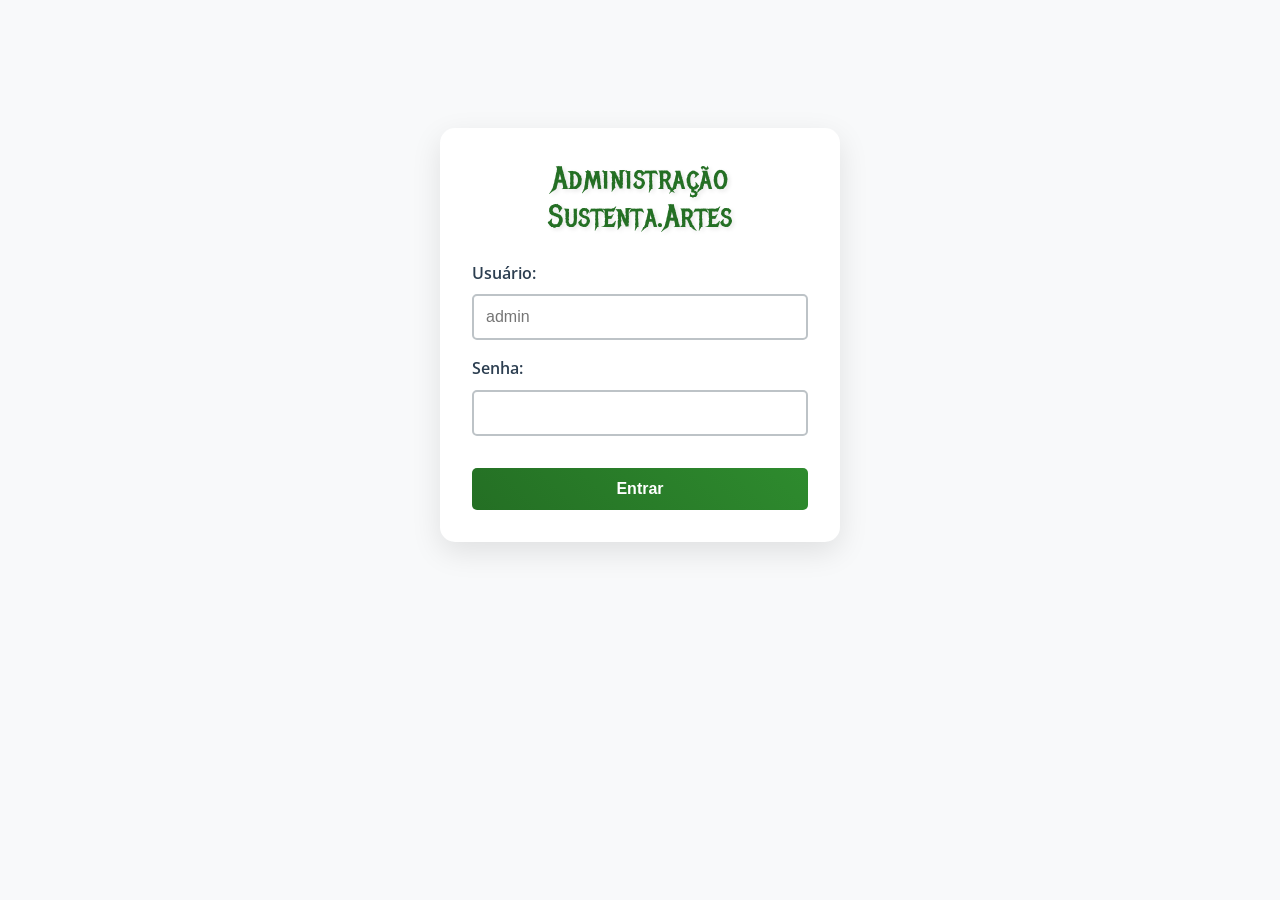
<file: admin.html>
<!DOCTYPE html>
<html lang="pt-BR">
<head>
    <meta charset="UTF-8">
    <meta name="viewport" content="width=device-width, initial-scale=1.0">
    <title>Administração - Sustenta.Artes</title>
    <link rel="stylesheet" href="style.css">
    <link rel="stylesheet" href="responsive.css">
    <link rel="preconnect" href="https://fonts.googleapis.com">
    <link rel="preconnect" href="https://fonts.gstatic.com" crossorigin>
    <link href="https://fonts.googleapis.com/css2?family=Metal+Mania&family=Open+Sans:wght@300;400;500;600;700&display=swap" rel="stylesheet">
    <style>
        .admin-container {
            max-width: 1200px;
            margin: 0 auto;
            padding: 2rem;
            background-color: var(--color-light);
            min-height: 100vh;
        }

        .login-container {
            max-width: 400px;
            margin: 10% auto;
            background: var(--color-white);
            padding: 2rem;
            border-radius: 15px;
            box-shadow: 0 10px 30px rgba(0,0,0,0.1);
            text-align: center;
        }

        .login-title {
            font-family: var(--font-display);
            color: var(--color-primary);
            font-size: 2rem;
            margin-bottom: 1.5rem;
        }

        .login-form {
            display: flex;
            flex-direction: column;
            gap: 1rem;
        }

        .form-group {
            display: flex;
            flex-direction: column;
            text-align: left;
        }

        .form-group label {
            margin-bottom: 0.5rem;
            font-weight: 600;
            color: var(--color-dark);
        }

        .form-group input {
            padding: 0.75rem;
            border: 2px solid var(--color-light-gray);
            border-radius: 5px;
            font-size: 1rem;
            transition: var(--transition);
        }

        .form-group input:focus {
            outline: none;
            border-color: var(--color-primary);
        }

        .login-btn {
            padding: 0.75rem;
            background: linear-gradient(45deg, var(--color-primary), #2E8B2E);
            color: var(--color-white);
            border: none;
            border-radius: 5px;
            font-size: 1rem;
            font-weight: 600;
            cursor: pointer;
            transition: var(--transition);
            margin-top: 1rem;
        }

        .login-btn:hover {
            background: linear-gradient(45deg, #2E8B2E, var(--color-primary));
            transform: translateY(-2px);
        }

        .admin-header {
            display: flex;
            justify-content: space-between;
            align-items: center;
            margin-bottom: 2rem;
            padding: 1rem;
            background: var(--color-white);
            border-radius: 10px;
            box-shadow: 0 5px 15px rgba(0,0,0,0.1);
        }

        .admin-title {
            font-family: var(--font-display);
            color: var(--color-primary);
            font-size: 2rem;
            margin: 0;
        }

        .logout-btn {
            background: var(--color-accent);
            color: var(--color-white);
            padding: 0.5rem 1rem;
            border: none;
            border-radius: 5px;
            cursor: pointer;
            font-weight: 600;
            transition: var(--transition);
        }

        .logout-btn:hover {
            background: #B8541A;
        }

        .admin-actions {
            display: flex;
            gap: 1rem;
            margin-bottom: 2rem;
            flex-wrap: wrap;
        }

        .action-btn {
            padding: 0.75rem 1.5rem;
            background: var(--color-primary);
            color: var(--color-white);
            border: none;
            border-radius: 5px;
            cursor: pointer;
            font-weight: 600;
            transition: var(--transition);
            display: flex;
            align-items: center;
            gap: 0.5rem;
        }

        .action-btn:hover {
            background: #2E8B2E;
            transform: translateY(-2px);
        }

        .action-btn.add {
            background: var(--color-turquoise);
        }

        .action-btn.add:hover {
            background: #20B2AA;
        }

        .action-btn.featured {
            background: linear-gradient(45deg, #FFD700, #FFA500);
            color: #333;
        }

        .action-btn.featured:hover {
            background: linear-gradient(45deg, #FFA500, #FFD700);
            transform: translateY(-2px);
        }

        .products-table {
            background: var(--color-white);
            border-radius: 10px;
            overflow: hidden;
            box-shadow: 0 5px 15px rgba(0,0,0,0.1);
        }

        .table-header {
            background: var(--color-primary);
            color: var(--color-white);
            padding: 1rem;
            display: grid;
            grid-template-columns: 120px 1fr 120px 120px 150px;
            gap: 1rem;
            font-weight: 600;
        }

        .product-row {
            display: grid;
            grid-template-columns: 120px 1fr 120px 120px 150px;
            gap: 1rem;
            padding: 1rem;
            border-bottom: 1px solid var(--color-light-gray);
            align-items: center;
        }

        .product-row:hover {
            background-color: var(--color-light);
        }

        .product-thumbnail {
            width: 100px;
            height: 100px;
            border-radius: 8px;
            background: var(--color-light-gray);
            position: relative;
            overflow: hidden;
        }

        .thumbnail-carousel {
            position: relative;
            width: 100%;
            height: 100%;
            display: flex;
            align-items: center;
            justify-content: center;
        }

        .thumbnail-images {
            display: flex;
            width: 100%;
            height: 100%;
            transition: transform 0.3s ease;
            position: relative;
        }

        .thumbnail-images img {
            width: 100%;
            height: 100%;
            object-fit: cover;
            flex-shrink: 0;
        }

        .thumbnail-nav {
            position: absolute;
            top: 50%;
            transform: translateY(-50%);
            background: rgba(0,0,0,0.7);
            color: white;
            border: none;
            width: 24px;
            height: 24px;
            cursor: pointer;
            font-size: 14px;
            font-weight: bold;
            display: flex;
            align-items: center;
            justify-content: center;
            opacity: 0;
            transition: all 0.3s ease;
            z-index: 10;
            border-radius: 50%;
        }

        .thumbnail-nav:hover {
            background: rgba(0,0,0,0.9);
            transform: translateY(-50%) scale(1.1);
        }

        .product-thumbnail:hover .thumbnail-nav {
            opacity: 1;
        }

        .thumbnail-nav.prev { left: 5px; }
        .thumbnail-nav.next { right: 5px; }

        .thumbnail-counter {
            position: absolute;
            bottom: 5px;
            right: 5px;
            background: rgba(0,0,0,0.8);
            color: white;
            font-size: 10px;
            padding: 2px 6px;
            border-radius: 10px;
            font-weight: bold;
            z-index: 10;
        }

        .thumbnail-single {
            width: 100%;
            height: 100%;
            display: flex;
            align-items: center;
            justify-content: center;
        }

        .thumbnail-single img {
            width: 100%;
            height: 100%;
            object-fit: cover;
        }

        .product-info {
            display: flex;
            flex-direction: column;
            gap: 0.25rem;
        }

        .product-name { font-weight: 600; color: var(--color-dark); }
        .product-category { color: var(--color-primary); font-size: 0.9rem; }
        .product-description { color: var(--color-gray); font-size: 0.85rem; line-height: 1.3; }
        .product-price { font-weight: 700; color: var(--color-accent); font-size: 1.1rem; }

        .product-type {
            padding: 0.25rem 0.75rem;
            border-radius: 15px;
            font-size: 0.8rem;
            font-weight: 600;
            text-align: center;
        }

        .product-type.autorais { background: rgba(36, 111, 36, 0.1); color: var(--color-primary); }
        .product-type.revenda { background: rgba(64, 224, 208, 0.1); color: var(--color-turquoise); }

        .product-actions { display: flex; gap: 0.5rem; }

        .btn-edit, .btn-delete {
            padding: 0.5rem;
            border: none;
            border-radius: 5px;
            cursor: pointer;
            font-size: 0.85rem;
            font-weight: 600;
            transition: var(--transition);
        }

        .btn-edit { background: var(--color-turquoise); color: var(--color-white); }
        .btn-edit:hover { background: #20B2AA; }
        .btn-delete { background: var(--color-accent); color: var(--color-white); }
        .btn-delete:hover { background: #B8541A; }

        .modal {
            display: none;
            position: fixed;
            top: 0; left: 0;
            width: 100%; height: 100%;
            background: rgba(0,0,0,0.5);
            z-index: 10000;
            align-items: center;
            justify-content: center;
        }

        .modal.active { display: flex; }

        .modal-content {
            background: var(--color-white);
            padding: 2rem;
            border-radius: 15px;
            width: 100%;
            max-width: 600px;
            max-height: 90vh;
            overflow-y: auto;
            position: relative;
        }

        .modal-header {
            display: flex;
            justify-content: space-between;
            align-items: center;
            margin-bottom: 1.5rem;
        }

        .modal-title { font-family: var(--font-display); color: var(--color-primary); font-size: 1.5rem; margin: 0; }
        .close-modal { background: none; border: none; font-size: 1.5rem; cursor: pointer; color: var(--color-gray); }

        .form-row { display: grid; grid-template-columns: 1fr 1fr; gap: 1rem; margin-bottom: 1rem; }

        .images-grid {
            display: grid;
            grid-template-columns: repeat(auto-fill, minmax(120px, 1fr));
            gap: 1rem;
            margin-top: 1rem;
        }

        .image-item {
            position: relative;
            background: white;
            border: 2px dashed var(--color-light-gray);
            border-radius: 8px;
            aspect-ratio: 1;
            display: flex;
            align-items: center;
            justify-content: center;
            cursor: pointer;
            transition: var(--transition);
        }

        .image-item:hover { border-color: var(--color-primary); background: rgba(36, 111, 36, 0.05); }
        .image-item.has-image { border-style: solid; border-color: var(--color-primary); padding: 0; overflow: hidden; }
        .image-item img { width: 100%; height: 100%; object-fit: cover; }
        .image-item input[type="file"] { display: none; }

        .image-remove {
            position: absolute;
            top: 5px; right: 5px;
            background: rgba(231, 76, 60, 0.9);
            color: white;
            border: none;
            width: 20px; height: 20px;
            border-radius: 50%;
            cursor: pointer;
            font-size: 12px;
            display: flex;
            align-items: center;
            justify-content: center;
        }

        .image-remove:hover { background: #e74c3c; }

        .image-order {
            position: absolute;
            top: 5px; left: 5px;
            background: rgba(36, 111, 36, 0.9);
            color: white;
            width: 20px; height: 20px;
            border-radius: 50%;
            font-size: 11px;
            font-weight: bold;
            display: flex;
            align-items: center;
            justify-content: center;
        }

        .image-placeholder { text-align: center; color: var(--color-gray); font-size: 0.8rem; }

        .save-btn {
            padding: 0.75rem;
            background: linear-gradient(45deg, var(--color-primary), #2E8B2E);
            color: var(--color-white);
            border: none;
            border-radius: 5px;
            font-size: 1rem;
            font-weight: 600;
            cursor: pointer;
            transition: var(--transition);
            margin-top: 1rem;
        }

        .save-btn:hover { background: linear-gradient(45deg, #2E8B2E, var(--color-primary)); transform: translateY(-2px); }

        .alert { padding: 1rem; border-radius: 8px; margin-bottom: 1rem; font-weight: 600; }
        .alert.success { background: rgba(39, 174, 96, 0.1); color: #27ae60; border: 1px solid #27ae60; }
        .alert.error { background: rgba(231, 76, 60, 0.1); color: #e74c3c; border: 1px solid #e74c3c; }

        .stats-grid { display: grid; grid-template-columns: repeat(auto-fit, minmax(200px, 1fr)); gap: 1rem; margin-bottom: 2rem; }

        .stat-card { background: var(--color-white); padding: 1.5rem; border-radius: 10px; box-shadow: 0 5px 15px rgba(0,0,0,0.1); text-align: center; }
        .stat-number { font-size: 2rem; font-weight: 700; color: var(--color-primary); }
        .stat-label { color: var(--color-gray); font-size: 0.9rem; }

        .featured-grid { display: grid; grid-template-columns: repeat(auto-fit, minmax(200px, 1fr)); gap: 1rem; margin-bottom: 2rem; }

        .featured-slot {
            border: 2px solid var(--color-light-gray);
            border-radius: 8px;
            padding: 1rem;
            text-align: center;
            min-height: 200px;
            display: flex;
            flex-direction: column;
            justify-content: space-between;
        }

        .featured-slot.empty { border-style: dashed; cursor: pointer; justify-content: center; align-items: center; }
        .featured-slot.empty:hover { border-color: var(--color-primary); background: rgba(36, 111, 36, 0.05); }

        .slot-image { width: 80px; height: 80px; margin: 0 auto 1rem; background: var(--color-light-gray); border-radius: 4px; display: flex; align-items: center; justify-content: center; overflow: hidden; }
        .slot-image img { width: 100%; height: 100%; object-fit: cover; }
        .slot-info { flex: 1; }
        .slot-name { font-weight: 600; font-size: 0.9rem; margin-bottom: 0.5rem; }
        .slot-price { color: var(--color-accent); font-weight: bold; margin-bottom: 1rem; }

        .btn-small { padding: 0.25rem 0.5rem; font-size: 0.8rem; border: none; border-radius: 3px; cursor: pointer; margin: 0 0.25rem; }
        .btn-remove { background: #e74c3c; color: white; }

        .product-selector { max-height: 300px; overflow-y: auto; border: 1px solid var(--color-light-gray); border-radius: 5px; margin-bottom: 1rem; }

        .product-option { padding: 0.75rem; border-bottom: 1px solid var(--color-light-gray); cursor: pointer; display: flex; align-items: center; gap: 1rem; }
        .product-option:hover { background: var(--color-light); }
        .product-option.selected { background: rgba(36, 111, 36, 0.1); border-left: 4px solid var(--color-primary); }

        .product-thumb { width: 50px; height: 50px; background: var(--color-light-gray); border-radius: 4px; display: flex; align-items: center; justify-content: center; font-size: 0.8rem; overflow: hidden; }
        .product-thumb img { width: 100%; height: 100%; object-fit: cover; border-radius: 4px; }

        @media (max-width: 768px) {
            .admin-header { flex-direction: column; gap: 1rem; text-align: center; }
            .admin-actions { justify-content: center; }
            .table-header, .product-row { grid-template-columns: 1fr; gap: 0.5rem; }
            .product-row { padding: 1rem; border-bottom: 2px solid var(--color-light-gray); }
            .product-thumbnail { width: 80px; height: 80px; margin: 0 auto; }
            .product-actions { justify-content: center; }
            .form-row { grid-template-columns: 1fr; }
            .stats-grid { grid-template-columns: repeat(auto-fit, minmax(150px, 1fr)); }
            .featured-grid { grid-template-columns: 1fr; }
            .images-grid { grid-template-columns: repeat(auto-fill, minmax(100px, 1fr)); }
            .modal-content { max-width: 95%; padding: 1rem; }
        }

        :root {
            --color-primary: #246F24;
            --color-secondary: #2E8B2E;
            --color-turquoise: #40E0D0;
            --color-accent: #D2691E;
            --color-dark: #2c3e50;
            --color-gray: #7f8c8d;
            --color-light-gray: #bdc3c7;
            --color-light: #f8f9fa;
            --color-white: #ffffff;
            --font-display: 'Metal Mania', cursive;
            --font-body: 'Open Sans', sans-serif;
            --transition: all 0.3s ease;
        }
    </style>
</head>

<body>
    <!-- Tela de Login -->
    <div id="login-screen">
        <div class="login-container">
            <h1 class="login-title">Administração<br>Sustenta.Artes</h1>
            <form class="login-form" id="login-form">
                <div class="form-group">
                    <label for="username">Usuário:</label>
                    <input type="text" id="username" name="username" placeholder="admin" required>
                </div>
                <div class="form-group">
                    <label for="password">Senha:</label>
                    <input type="password" id="password" name="password" required>
                </div>
                <button type="submit" class="login-btn">Entrar</button>
            </form>
            <div id="login-error" class="alert error" style="display: none; margin-top: 1rem;"></div>
        </div>
    </div>

    <!-- Painel Administrativo -->
    <div id="admin-panel" style="display: none;">
        <div class="admin-container">
            <div class="admin-header">
                <h1 class="admin-title">Painel Administrativo</h1>
                <button class="logout-btn" onclick="logout()">Sair</button>
            </div>

            <div class="stats-grid">
                <div class="stat-card">
                    <div class="stat-number" id="total-products">0</div>
                    <div class="stat-label">Total de Produtos</div>
                </div>
                <div class="stat-card">
                    <div class="stat-number" id="autorais-count">0</div>
                    <div class="stat-label">Artes Autorais</div>
                </div>
                <div class="stat-card">
                    <div class="stat-number" id="revenda-count">0</div>
                    <div class="stat-label">Produtos de Revenda</div>
                </div>
            </div>

            <div class="admin-actions">
                <button class="action-btn add" onclick="openAddProductModal()">➕ Adicionar Produto</button>
                <button class="action-btn featured" onclick="openFeaturedModal()">⭐ Produtos em Destaque</button>
                <button class="action-btn" onclick="exportProducts()">📥 Exportar JSON</button>
                <button class="action-btn" onclick="refreshProducts()">🔄 Atualizar Lista</button>
            </div>

            <div class="products-table">
                <div class="table-header">
                    <div>Imagem</div>
                    <div>Produto</div>
                    <div>Preço</div>
                    <div>Tipo</div>
                    <div>Ações</div>
                </div>
                <div id="products-list"></div>
            </div>
        </div>
    </div>

    <!-- Modal de Produto -->
    <div id="product-modal" class="modal">
        <div class="modal-content">
            <div class="modal-header">
                <h2 class="modal-title" id="modal-title">Adicionar Produto</h2>
                <button class="close-modal" onclick="closeModal()">&times;</button>
            </div>
            <form id="product-form">
                <div class="form-group" style="margin-bottom: 1rem;">
                    <label for="product-name">Nome do Produto:</label>
                    <input type="text" id="product-name" required>
                </div>
                <div class="form-row">
                    <div class="form-group">
                        <label for="product-price">Preço:</label>
                        <input type="text" id="product-price" placeholder="R$ 0,00" required>
                    </div>
                    <div class="form-group">
                        <label for="product-category">Categoria:</label>
                        <select id="product-category" required style="padding: 0.75rem; border-radius: 5px; border: 2px solid var(--color-light-gray);">
                            <option value="">Selecione...</option>
                            <option value="cinzeiros">Cinzeiros e Porta-objetos</option>
                            <option value="acessorios">Acessórios</option>
                            <option value="quadros">Quadros e Artes em Resina</option>
                            <option value="customizacao">Customização de Roupas</option>
                            <option value="bolsas">Bolsas Customizadas</option>
                            <option value="camisetas">Camisetas de Bandas</option>
                        </select>
                    </div>
                </div>
                <div class="form-group" style="margin-bottom: 1rem;">
                    <label for="product-type">Tipo de Produto:</label>
                    <select id="product-type" required style="padding: 0.75rem; border-radius: 5px; border: 2px solid var(--color-light-gray);">
                        <option value="">Selecione...</option>
                        <option value="autorais">Arte Autoral</option>
                        <option value="revenda">Produto de Revenda</option>
                    </select>
                </div>
                <div class="form-group" style="margin-bottom: 1rem;">
                    <label for="product-description">Descrição:</label>
                    <textarea id="product-description" rows="3" required style="padding: 0.75rem; border-radius: 5px; border: 2px solid var(--color-light-gray); font-family: sans-serif;"></textarea>
                </div>
                <div class="form-group">
                    <label>Imagens (Máx 4):</label>
                    <div class="images-grid" id="images-grid"></div>
                    <p style="font-size: 0.8rem; color: #666; margin-top: 0.5rem;">A primeira imagem será a principal.</p>
                </div>
                <button type="submit" class="save-btn" style="width: 100%;">Salvar Produto</button>
            </form>
        </div>
    </div>

    <!-- Modal de Produtos em Destaque -->
    <div id="featured-modal" class="modal">
        <div class="modal-content" style="max-width: 800px;">
            <div class="modal-header">
                <h2 class="modal-title">Produtos em Destaque (Index)</h2>
                <button class="close-modal" onclick="closeFeaturedModal()">&times;</button>
            </div>
            <div class="featured-grid" id="featured-grid"></div>
            <div style="display: flex; gap: 1rem; flex-wrap: wrap;">
                <button class="action-btn" onclick="generateFeaturedHTML()">🛠️ Gerar HTML para Index</button>
                <button class="action-btn" onclick="exportFeatured()">📥 Exportar JSON Destaques</button>
                <button class="action-btn btn-delete" onclick="clearAllFeatured()">🗑️ Limpar Tudo</button>
            </div>
        </div>
    </div>

    <!-- Modal de Seleção de Produto para Destaque -->
    <div id="product-select-modal" class="modal">
        <div class="modal-content" style="max-width: 500px;">
            <div class="modal-header">
                <h2 class="modal-title">Selecionar Produto para Posição <span id="selected-position"></span></h2>
                <button class="close-modal" onclick="closeProductSelectModal()">&times;</button>
            </div>
            <div class="product-selector" id="product-selector"></div>
            <button class="save-btn" style="width: 100%;" onclick="confirmProductSelection()">Confirmar Seleção</button>
        </div>
    </div>

    <script>
        // ── Credenciais ───────────────────────────────────────
        const _k = 7;
        const _d = s => atob(s).split('').map(c => String.fromCharCode(c.charCodeAt(0) ^ _k)).join('');
        const _u = 'ZmNqbmk=';
        const _p = 'TXJtcmVmPSEuJg==';
        // ──────────────────────────────────────────────────────

        let currentEditingProduct = null;
        let products = [];
        let featuredProducts = [];
        let selectedProductForFeatured = null;
        let selectedFeaturedPosition = null;
        let currentProductImages = [];
        let thumbnailIndices = {};

        // Verificar se já está logado
        window.onload = function() {
            if (sessionStorage.getItem('adminLogado') === 'true') {
                showPanel();
            }
        };

        // Login simples
        document.getElementById('login-form').addEventListener('submit', function(e) {
            e.preventDefault();
            const user = document.getElementById('username').value.trim();
            const pass = document.getElementById('password').value;

            if (user === _d(_u) && pass === _d(_p)) {
                sessionStorage.setItem('adminLogado', 'true');
                showPanel();
            } else {
                showLoginError('Usuário ou senha incorretos.');
            }
        });

        function showPanel() {
            document.getElementById('login-screen').style.display = 'none';
            document.getElementById('admin-panel').style.display = 'block';
            loadProducts();
            loadFeaturedProducts();
        }

        function logout() {
            sessionStorage.removeItem('adminLogado');
            document.getElementById('login-screen').style.display = 'block';
            document.getElementById('admin-panel').style.display = 'none';
            document.getElementById('username').value = '';
            document.getElementById('password').value = '';
        }

        // Produtos
        function loadProducts() {
            try {
                const saved = localStorage.getItem('sustainArtsProducts');
                if (saved) { products = JSON.parse(saved); }
                renderProducts();
                updateStats();
            } catch(e) { console.error(e); }
        }

        function loadFeaturedProducts() {
            try {
                const saved = localStorage.getItem('sustainArtsFeatured');
                if (saved) { featuredProducts = JSON.parse(saved); }
            } catch(e) { console.error(e); }
        }

        function saveProducts() {
            localStorage.setItem('sustainArtsProducts', JSON.stringify(products));
        }

        function saveFeaturedProducts() {
            localStorage.setItem('sustainArtsFeatured', JSON.stringify(featuredProducts));
        }

        function renderProducts() {
            const list = document.getElementById('products-list');
            list.innerHTML = '';
            products.forEach(product => {
                const row = document.createElement('div');
                row.className = 'product-row';
                row.innerHTML = `
                    <div class="product-thumbnail">${createThumbnailCarousel(product.images, product.id)}</div>
                    <div class="product-info">
                        <div class="product-name">${product.name}</div>
                        <div class="product-category">${getCategoryLabel(product.category)}</div>
                        <div class="product-description">${product.description}</div>
                    </div>
                    <div class="product-price">${product.price}</div>
                    <div class="product-type ${product.type}">${product.type === 'autorais' ? 'Arte Autoral' : 'Revenda'}</div>
                    <div class="product-actions">
                        <button class="btn-edit" onclick="editProduct(${product.id})">✏️ Editar</button>
                        <button class="btn-delete" onclick="deleteProduct(${product.id})">🗑️ Excluir</button>
                    </div>
                `;
                list.appendChild(row);
            });
        }

        function createThumbnailCarousel(images, productId) {
            if (!images || images.length === 0) return '<div class="thumbnail-single"><span>Sem img</span></div>';
            if (images.length === 1) return `<div class="thumbnail-single"><img src="${images[0]}"></div>`;
            return `
                <div class="thumbnail-carousel" id="carousel-${productId}">
                    <div class="thumbnail-images" style="transform: translateX(0%)">
                        ${images.map(img => `<img src="${img}">`).join('')}
                    </div>
                    <button class="thumbnail-nav prev" onclick="changeThumbnail(${productId}, -1); event.stopPropagation();">❮</button>
                    <button class="thumbnail-nav next" onclick="changeThumbnail(${productId}, 1); event.stopPropagation();">❯</button>
                    <div class="thumbnail-counter">${images.length} fotos</div>
                </div>`;
        }

        function changeThumbnail(productId, direction) {
            const product = products.find(p => p.id === productId);
            if (!product || !product.images) return;
            if (thumbnailIndices[productId] === undefined) thumbnailIndices[productId] = 0;
            thumbnailIndices[productId] = (thumbnailIndices[productId] + direction + product.images.length) % product.images.length;
            const carousel = document.querySelector(`#carousel-${productId} .thumbnail-images`);
            if (carousel) carousel.style.transform = `translateX(-${thumbnailIndices[productId] * 100}%)`;
        }

        function updateStats() {
            document.getElementById('total-products').textContent = products.length;
            document.getElementById('autorais-count').textContent = products.filter(p => p.type === 'autorais').length;
            document.getElementById('revenda-count').textContent = products.filter(p => p.type === 'revenda').length;
        }

        function getCategoryLabel(category) {
            const labels = {
                'cinzeiros': 'Cinzeiros e Porta-objetos',
                'acessorios': 'Acessórios',
                'quadros': 'Quadros e Artes em Resina',
                'customizacao': 'Customização de Roupas',
                'bolsas': 'Bolsas Customizadas',
                'camisetas': 'Camisetas de Bandas'
            };
            return labels[category] || category;
        }

        // Modais de produto
        function openAddProductModal() {
            currentEditingProduct = null;
            currentProductImages = [];
            document.getElementById('modal-title').textContent = 'Adicionar Produto';
            document.getElementById('product-form').reset();
            renderImagesGrid();
            document.getElementById('product-modal').classList.add('active');
        }

        function editProduct(productId) {
            const product = products.find(p => p.id === productId);
            if (!product) return;
            currentEditingProduct = product;
            currentProductImages = [...(product.images || [])];
            document.getElementById('modal-title').textContent = 'Editar Produto';
            document.getElementById('product-name').value = product.name;
            document.getElementById('product-price').value = product.price;
            document.getElementById('product-category').value = product.category;
            document.getElementById('product-type').value = product.type;
            document.getElementById('product-description').value = product.description;
            renderImagesGrid();
            document.getElementById('product-modal').classList.add('active');
        }

        function closeModal() { document.getElementById('product-modal').classList.remove('active'); }

        function renderImagesGrid() {
            const grid = document.getElementById('images-grid');
            grid.innerHTML = '';
            for (let i = 0; i < 4; i++) {
                const img = currentProductImages[i];
                const item = document.createElement('div');
                item.className = `image-item ${img ? 'has-image' : ''}`;
                if (img) {
                    item.innerHTML = `
                        <img src="${img}">
                        <button type="button" class="image-remove" onclick="removeImage(${i})">&times;</button>
                        <div class="image-order">${i + 1}</div>`;
                } else {
                    item.innerHTML = `
                        <div class="image-placeholder">Clique para adicionar</div>
                        <input type="file" accept="image/*" onchange="handleImageUpload(event, ${i})">`;
                    item.onclick = () => item.querySelector('input').click();
                }
                grid.appendChild(item);
            }
        }

        function handleImageUpload(event, index) {
            const file = event.target.files[0];
            if (!file) return;
            const reader = new FileReader();
            reader.onload = (e) => { currentProductImages[index] = e.target.result; renderImagesGrid(); };
            reader.readAsDataURL(file);
        }

        function removeImage(index) { currentProductImages.splice(index, 1); renderImagesGrid(); }

        document.getElementById('product-form').addEventListener('submit', function(e) {
            e.preventDefault();
            const productData = {
                name: document.getElementById('product-name').value.trim(),
                price: document.getElementById('product-price').value.trim(),
                category: document.getElementById('product-category').value,
                type: document.getElementById('product-type').value,
                description: document.getElementById('product-description').value.trim(),
                images: currentProductImages.filter(img => img)
            };
            if (productData.images.length === 0) { alert('Adicione pelo menos uma imagem!'); return; }
            if (currentEditingProduct) {
                const index = products.findIndex(p => p.id === currentEditingProduct.id);
                products[index] = { id: currentEditingProduct.id, ...productData };
                showSuccess('Produto atualizado!');
            } else {
                const newId = products.length > 0 ? Math.max(...products.map(p => p.id)) + 1 : 1;
                products.push({ id: newId, ...productData });
                showSuccess('Produto adicionado!');
            }
            saveProducts();
            renderProducts();
            updateStats();
            closeModal();
        });

        function deleteProduct(productId) {
            if (confirm('Excluir este produto?')) {
                products = products.filter(p => p.id !== productId);
                saveProducts();
                renderProducts();
                updateStats();
                showSuccess('Produto excluído!');
            }
        }

        // Destaques
        function openFeaturedModal() { renderFeaturedGrid(); document.getElementById('featured-modal').classList.add('active'); }
        function closeFeaturedModal() { document.getElementById('featured-modal').classList.remove('active'); }

        function renderFeaturedGrid() {
            const grid = document.getElementById('featured-grid');
            grid.innerHTML = '';
            for (let i = 1; i <= 6; i++) {
                const featured = featuredProducts.find(f => f.position === i);
                const slot = document.createElement('div');
                if (featured) {
                    slot.className = 'featured-slot';
                    slot.innerHTML = `
                        <div class="slot-image"><img src="${featured.image}"></div>
                        <div class="slot-info">
                            <div class="slot-name">${featured.name}</div>
                            <div class="slot-price">${featured.price}</div>
                        </div>
                        <button class="btn-small btn-remove" onclick="removeFeatured(${i})">Remover</button>`;
                } else {
                    slot.className = 'featured-slot empty';
                    slot.onclick = () => selectProductForPosition(i);
                    slot.innerHTML = `<div>➕ Posição ${i}</div>`;
                }
                grid.appendChild(slot);
            }
        }

        function selectProductForPosition(position) {
            selectedFeaturedPosition = position;
            document.getElementById('selected-position').textContent = position;
            renderProductSelector();
            document.getElementById('product-select-modal').classList.add('active');
        }

        function renderProductSelector() {
            const selector = document.getElementById('product-selector');
            selector.innerHTML = '';
            products.forEach(product => {
                const option = document.createElement('div');
                option.className = 'product-option';
                option.onclick = () => {
                    document.querySelectorAll('.product-option').forEach(o => o.classList.remove('selected'));
                    option.classList.add('selected');
                    selectedProductForFeatured = product;
                };
                option.innerHTML = `
                    <div class="product-thumb"><img src="${product.images[0]}"></div>
                    <div><strong>${product.name}</strong><br>${product.price}</div>`;
                selector.appendChild(option);
            });
        }

        function confirmProductSelection() {
            if (!selectedProductForFeatured) return;
            featuredProducts = featuredProducts.filter(f => f.position !== selectedFeaturedPosition);
            featuredProducts.push({
                position: selectedFeaturedPosition,
                name: selectedProductForFeatured.name,
                category: getCategoryLabel(selectedProductForFeatured.category),
                price: selectedProductForFeatured.price,
                image: selectedProductForFeatured.images[0],
                productId: selectedProductForFeatured.id
            });
            saveFeaturedProducts();
            renderFeaturedGrid();
            closeProductSelectModal();
        }

        function closeProductSelectModal() { document.getElementById('product-select-modal').classList.remove('active'); }

        function removeFeatured(position) {
            featuredProducts = featuredProducts.filter(f => f.position !== position);
            saveFeaturedProducts();
            renderFeaturedGrid();
        }

        function clearAllFeatured() {
            if (confirm('Limpar todos os destaques?')) {
                featuredProducts = [];
                saveFeaturedProducts();
                renderFeaturedGrid();
            }
        }

        function generateFeaturedHTML() {
            let html = '<!-- Produtos em Destaque -->\n<div class="products-grid">\n';
            featuredProducts.sort((a,b) => a.position - b.position).forEach(f => {
                html += `  <div class="product-card">
    <div class="product-image"><img src="${f.image}" alt="${f.name}"></div>
    <h3 class="product-name">${f.name}</h3>
    <p class="product-category">${f.category}</p>
    <span class="product-price">${f.price}</span>
  </div>\n`;
            });
            html += '</div>';
            const blob = new Blob([html], {type: 'text/html'});
            const url = URL.createObjectURL(blob);
            const link = document.createElement('a');
            link.href = url; link.download = 'destaque.html'; link.click();
            showSuccess('HTML gerado!');
        }

        function exportFeatured() {
            const blob = new Blob([JSON.stringify(featuredProducts, null, 2)], {type: 'application/json'});
            const url = URL.createObjectURL(blob);
            const a = document.createElement('a');
            a.href = url; a.download = 'destaques.json'; a.click();
        }

        // Utilitários
        function showLoginError(message) {
            const errDiv = document.getElementById('login-error');
            errDiv.textContent = message;
            errDiv.style.display = 'block';
            setTimeout(() => errDiv.style.display = 'none', 5000);
        }

        function showSuccess(message) {
            const alert = document.createElement('div');
            alert.className = 'alert success';
            alert.textContent = message;
            alert.style.cssText = 'position: fixed; top: 20px; right: 20px; z-index: 10001;';
            document.body.appendChild(alert);
            setTimeout(() => alert.remove(), 3000);
        }

        function exportProducts() {
            const blob = new Blob([JSON.stringify(products, null, 2)], {type: 'application/json'});
            const url = URL.createObjectURL(blob);
            const a = document.createElement('a');
            a.href = url; a.download = 'produtos_sustenta_artes.json'; a.click();
        }

        function refreshProducts() { loadProducts(); showSuccess('Lista atualizada!'); }

        document.getElementById('product-price').addEventListener('input', function(e) {
            let value = e.target.value.replace(/\D/g, '');
            if (value.length > 0) {
                value = (parseInt(value) / 100).toFixed(2).replace('.', ',');
                e.target.value = 'R$ ' + value;
            }
        });
    </script>
</body>
</html>
</file>
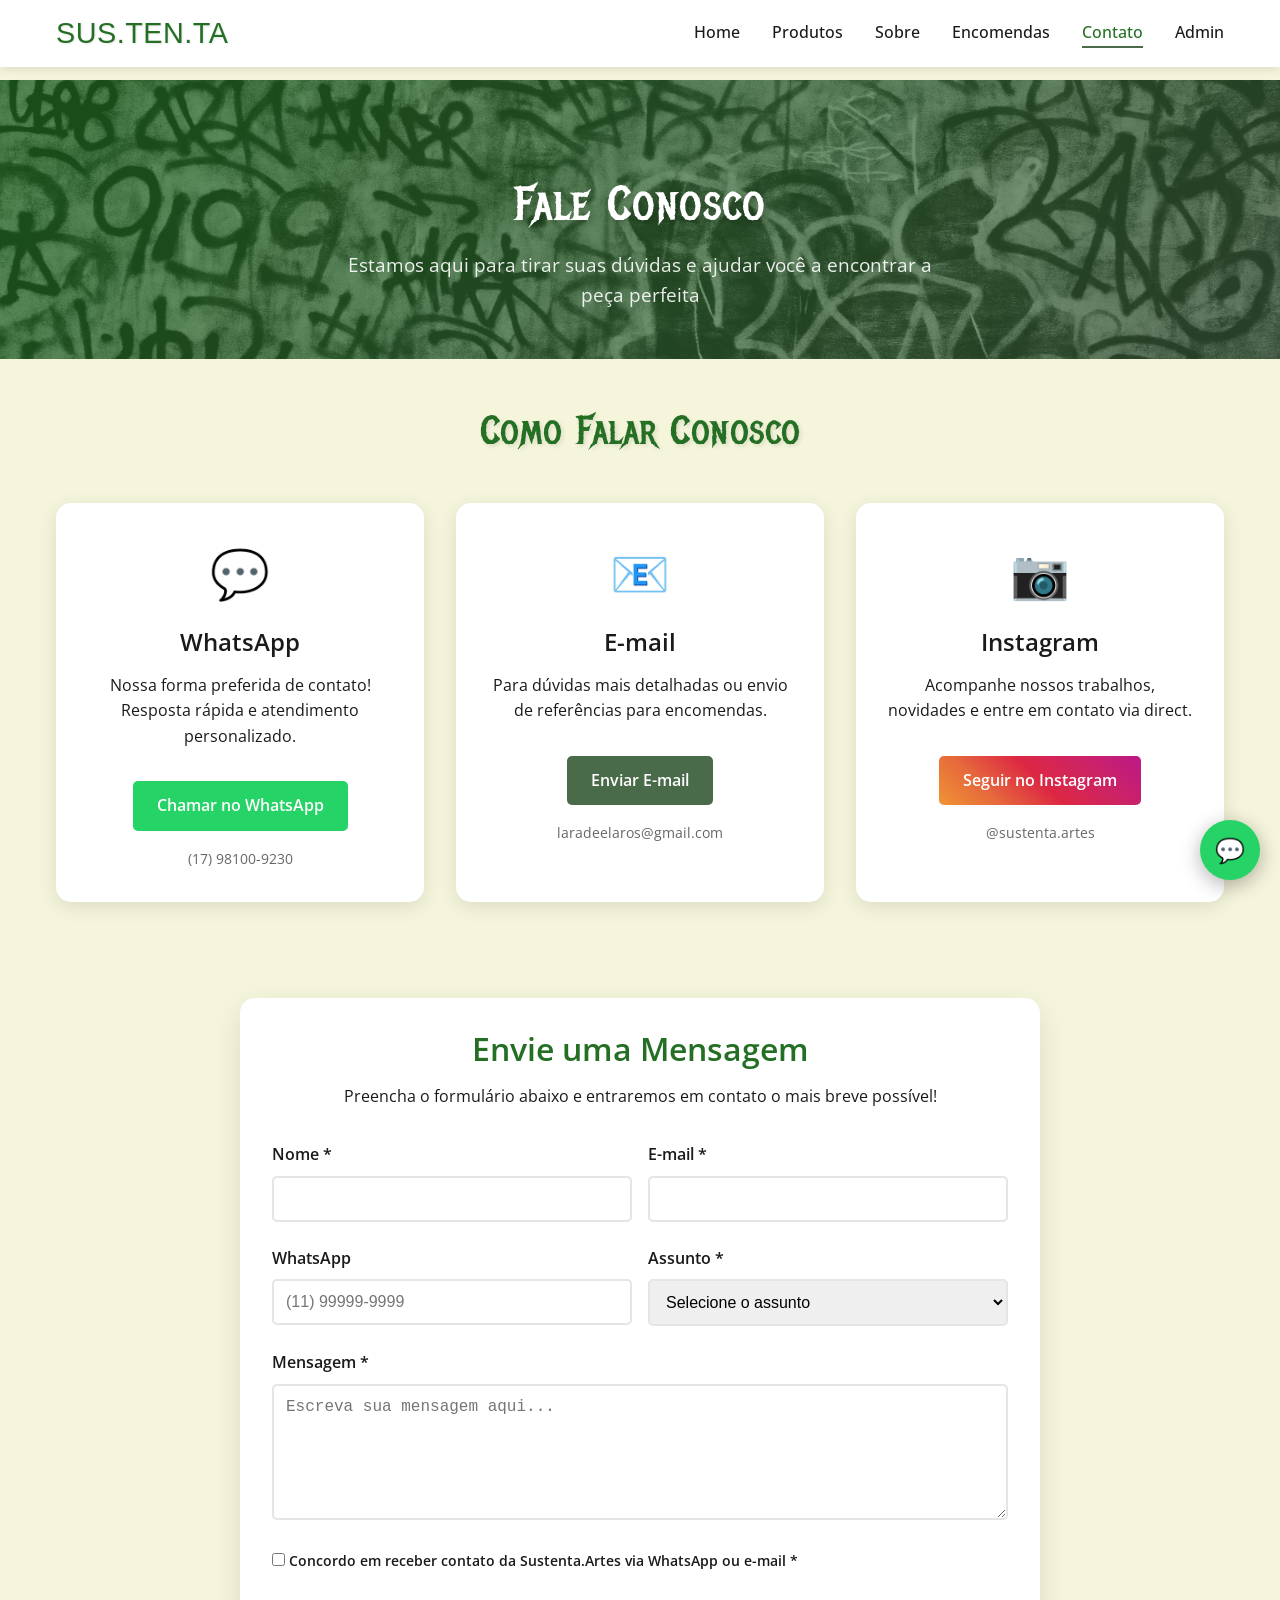
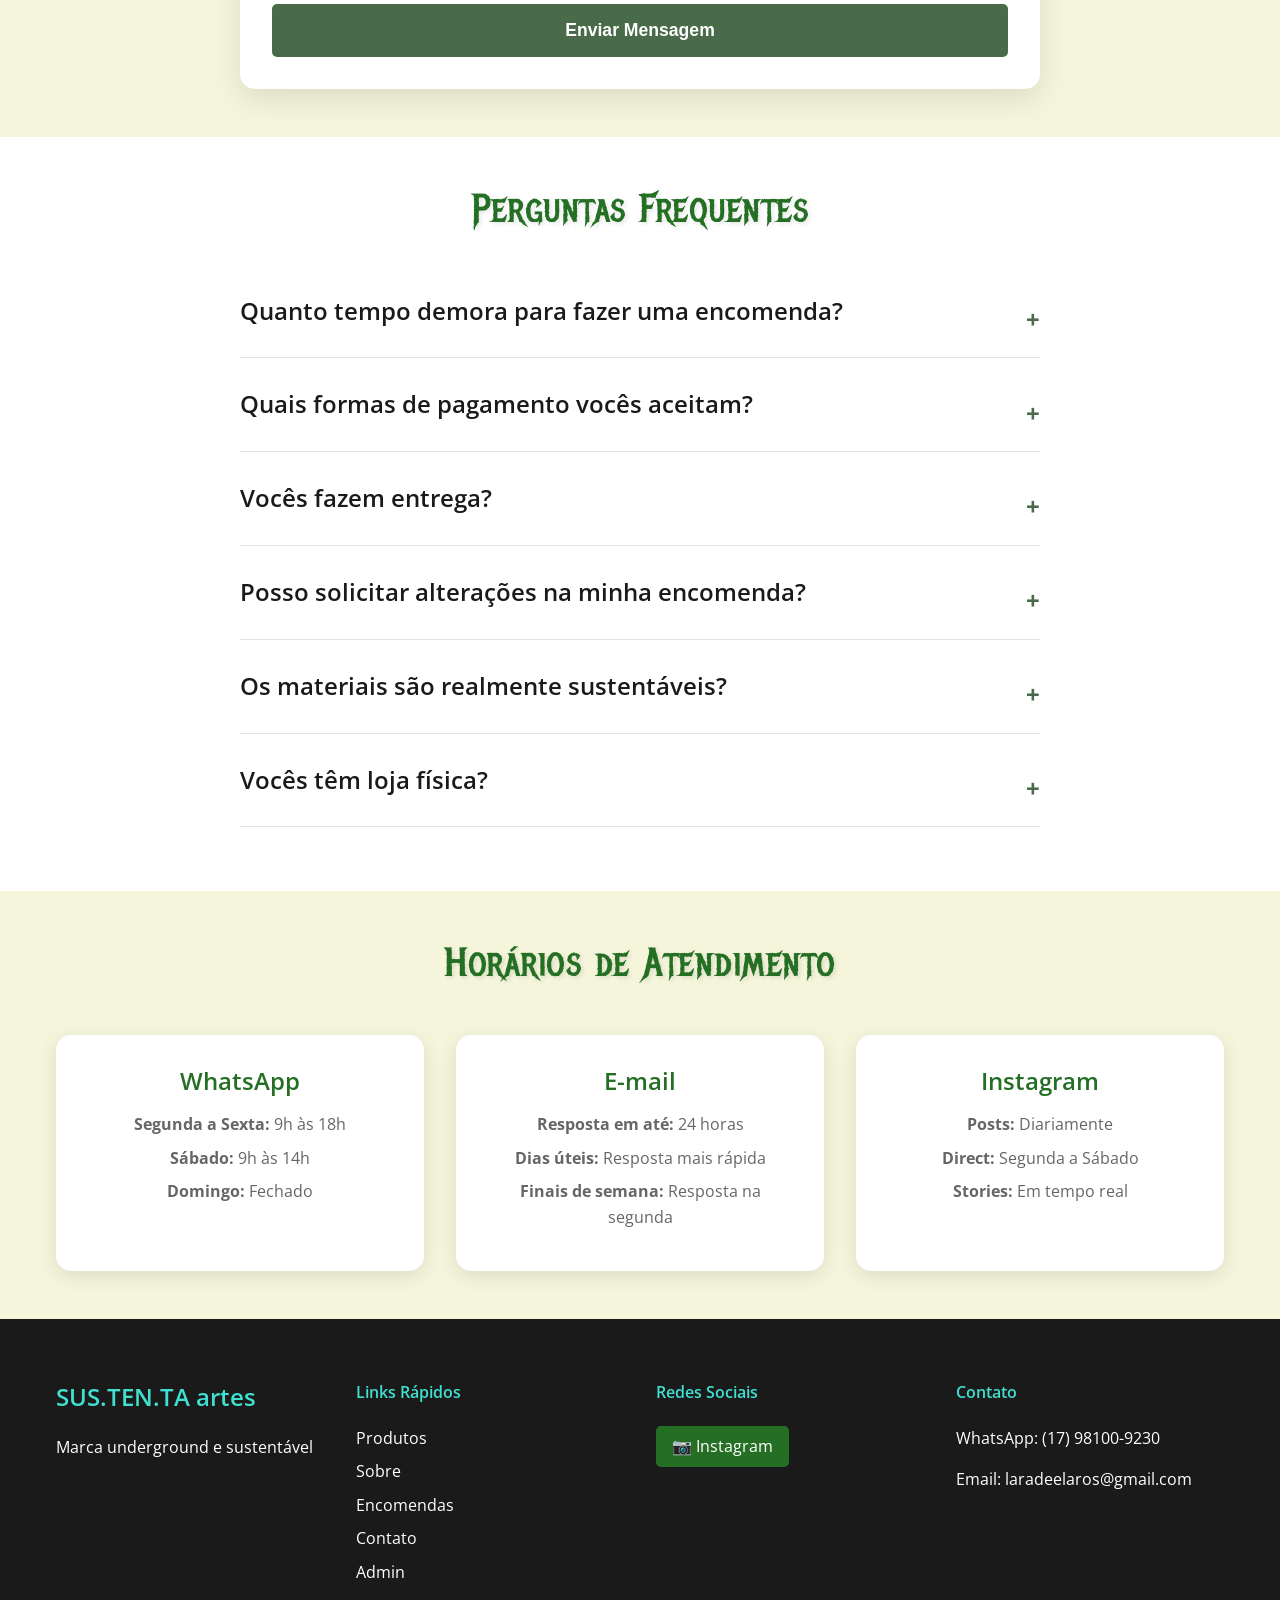
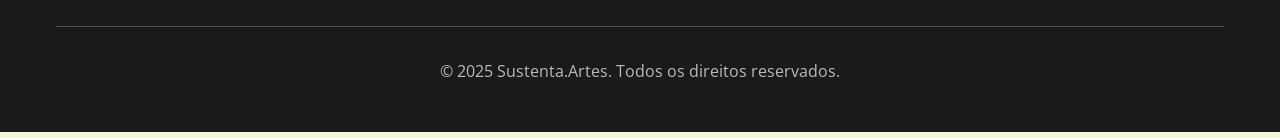
<file: contato.html>
<!DOCTYPE html>
<html lang="pt-BR">
<head>
    <meta charset="UTF-8">
    <meta name="viewport" content="width=device-width, initial-scale=1.0">
    <title>Contato - Sustenta.Artes</title>
    <meta name="description" content="Entre em contato com a Sustenta.Artes. Tire suas dúvidas e fale conosco via WhatsApp, email ou redes sociais.">
    <link rel="stylesheet" href="style.css">
    <link rel="stylesheet" href="responsive.css">
    <link rel="preconnect" href="https://fonts.googleapis.com">
    <link rel="preconnect" href="https://fonts.gstatic.com" crossorigin>
    <link href="https://fonts.googleapis.com/css2?family=Creepster&family=Open+Sans:wght@300;400;600;700&display=swap" rel="stylesheet">
    <link href="https://fonts.cdnfonts.com/css/pixo-reto" rel="stylesheet">
</head>
<body>
    <!-- Overlay para escurecer o fundo quando drawer está aberto -->
    <div class="drawer-overlay"></div>

    <!-- Header -->
    <header class="header">
        <nav class="navbar">
            <div class="nav-container">
                <div class="nav-logo">
                    <h1>SUS.TEN.TA</h1>
                    <span class="logo-subtitle"></span>
                </div>
                <!-- Menu Desktop -->
                <ul class="nav-menu">
                    <li class="nav-item">
                        <a href="index.html" class="nav-link">Home</a>
                    </li>
                    <li class="nav-item">
                        <a href="produtos.html" class="nav-link">Produtos</a>
                    </li>
                    <li class="nav-item">
                        <a href="sobre.html" class="nav-link">Sobre</a>
                    </li>
                    <li class="nav-item">
                        <a href="encomendas.html" class="nav-link">Encomendas</a>
                    </li>
                    <li class="nav-item">
                        <a href="contato.html" class="nav-link active">Contato</a>
                    </li>
                    <li class="nav-item">
                        <a href="admin.html" class="nav-link">Admin</a>
                    </li>
                </ul>
                <!-- Hamburger Menu -->
                <div class="hamburger">
                    <span class="bar"></span>
                    <span class="bar"></span>
                    <span class="bar"></span>
                </div>
            </div>
        </nav>
    </header>

    <!-- Menu Drawer Lateral (APENAS MOBILE) -->
    <nav class="nav-drawer">
        <div class="drawer-header">
            <button class="drawer-close">&times;</button>
            <div class="drawer-logo">SUS.TEN.TA</div>
            <div class="drawer-subtitle">Arte que transforma</div>
        </div>
        
        <ul class="drawer-menu">
            <li class="drawer-item">
                <a href="index.html" class="drawer-link">
                    <span class="drawer-icon">🏠</span>
                    Home
                </a>
            </li>
            <li class="drawer-item">
                <a href="produtos.html" class="drawer-link">
                    <span class="drawer-icon">🎨</span>
                    Produtos
                </a>
            </li>
            <li class="drawer-item">
                <a href="sobre.html" class="drawer-link">
                    <span class="drawer-icon">ℹ️</span>
                    Sobre
                </a>
            </li>
            <li class="drawer-item">
                <a href="encomendas.html" class="drawer-link">
                    <span class="drawer-icon">📋</span>
                    Encomendas
                </a>
            </li>
            <li class="drawer-item">
                <a href="contato.html" class="drawer-link active">
                    <span class="drawer-icon">📞</span>
                    Contato
                </a>
            </li>
            <li class="drawer-item">
                <a href="admin.html" class="drawer-link">
                    <span class="drawer-icon">⚙️</span>
                    Admin
                </a>
            </li>
        </ul>
    </nav>

    <!-- Page Header -->
    <section class="page-header">
        <div class="container">
            <h1 class="page-title">Fale Conosco</h1>
            <p class="page-subtitle">Estamos aqui para tirar suas dúvidas e ajudar você a encontrar a peça perfeita</p>
        </div>
    </section>

    <!-- Formas de Contato -->
    <section class="contact-methods">
        <div class="container">
            <h2 class="section-title">Como Falar Conosco</h2>
            <div class="contact-grid">
                <div class="contact-card whatsapp-card">
                    <div class="contact-icon">💬</div>
                    <h3>WhatsApp</h3>
                    <p>Nossa forma preferida de contato! Resposta rápida e atendimento personalizado.</p>
                    <a href="https://wa.me/5517981009230?text=Olá! Gostaria de falar com a Sustenta.Artes" 
                       class="contact-btn whatsapp-btn" target="_blank" style="text-align: center;">
                        Chamar no WhatsApp
                    </a>
                    <span class="contact-info">(17) 98100-9230</span>
                </div>
                
                <div class="contact-card email-card">
                    <div class="contact-icon">📧</div>
                    <h3>E-mail</h3>
                    <p>Para dúvidas mais detalhadas ou envio de referências para encomendas.</p>
                    <a href="https://mail.google.com/mail/?view=cm&fs=1&to=laradeelaros@gmail.com" class="contact-btn email-btn" target="_blank">
                        Enviar E-mail
                    </a>
                    <span class="contact-info">laradeelaros@gmail.com</span>
                </div>

                <div class="contact-card instagram-card">
                    <div class="contact-icon">📷</div>
                    <h3>Instagram</h3>
                    <p>Acompanhe nossos trabalhos, novidades e entre em contato via direct.</p>
                    <a href="https://www.instagram.com/sustenta.artes" 
                       class="contact-btn instagram-btn" target="_blank">
                        Seguir no Instagram
                    </a>
                    <span class="contact-info">@sustenta.artes</span>
                </div>
            </div>
        </div>
    </section>

    <!-- Formulário de Contato -->
    <section class="contact-form-section">
        <div class="container">
            <div class="form-container">
                <div class="form-intro">
                    <h2>Envie uma Mensagem</h2>
                    <p>Preencha o formulário abaixo e entraremos em contato o mais breve possível!</p>
                </div>
                
                <form class="contact-form" id="contact-form">
                    <div class="form-row">
                        <div class="form-group">
                            <label for="contact-name">Nome *</label>
                            <input type="text" id="contact-name" name="name" required>
                        </div>
                        <div class="form-group">
                            <label for="contact-email">E-mail *</label>
                            <input type="email" id="contact-email" name="email" required>
                        </div>
                    </div>
                    
                    <div class="form-row">
                        <div class="form-group">
                            <label for="contact-phone">WhatsApp</label>
                            <input type="tel" id="contact-phone" name="phone" placeholder="(11) 99999-9999">
                        </div>
                        <div class="form-group">
                            <label for="contact-subject">Assunto *</label>
                            <select id="contact-subject" name="subject" required>
                                <option value="">Selecione o assunto</option>
                                <option value="duvida-produto">Dúvida sobre produto</option>
                                <option value="encomenda">Interesse em encomenda</option>
                                <option value="orcamento">Solicitação de orçamento</option>
                                <option value="parcerias">Parcerias</option>
                                <option value="sugestao">Sugestões</option>
                                <option value="outro">Outro</option>
                            </select>
                        </div>
                    </div>
                    
                    <div class="form-group">
                        <label for="contact-message">Mensagem *</label>
                        <textarea id="contact-message" name="message" rows="6" 
                                placeholder="Escreva sua mensagem aqui..." required></textarea>
                    </div>
                    
                    <div class="form-group checkbox-group">
                        <label class="checkbox-label">
                            <input type="checkbox" id="contact-agree" name="agree" required>
                            <span class="checkmark"></span>
                            Concordo em receber contato da Sustenta.Artes via WhatsApp ou e-mail *
                        </label>
                    </div>
                    
                    <button type="submit" class="submit-btn">
                        <span class="btn-text">Enviar Mensagem</span>
                        <span class="btn-loading" style="display: none;">Enviando...</span>
                    </button>
                </form>
            </div>
        </div>
    </section>

    <!-- FAQ -->
    <section class="faq-section">
        <div class="container">
            <h2 class="section-title">Perguntas Frequentes</h2>
            <div class="faq-list">
                <div class="faq-item">
                    <div class="faq-question">
                        <h3>Quanto tempo demora para fazer uma encomenda?</h3>
                        <span class="faq-toggle">+</span>
                    </div>
                    <div class="faq-answer">
                        <p>O prazo varia de acordo com a complexidade da peça. Encomendas simples como acessórios levam de 1 a 2 semanas, enquanto customizações mais elaboradas podem levar de 3 a 4 semanas.</p>
                    </div>
                </div>
                
                <div class="faq-item">
                    <div class="faq-question">
                        <h3>Quais formas de pagamento vocês aceitam?</h3>
                        <span class="faq-toggle">+</span>
                    </div>
                    <div class="faq-answer">
                        <p>Aceitamos PIX, transferência bancária e cartão de crédito/débito. Para encomendas, pedimos 50% de entrada para iniciar o trabalho e o restante na entrega.</p>
                    </div>
                </div>
                
                <div class="faq-item">
                    <div class="faq-question">
                        <h3>Vocês fazem entrega?</h3>
                        <span class="faq-toggle">+</span>
                    </div>
                    <div class="faq-answer">
                        <p>Sim! Entregamos presencialmente em Barretos e enviamos pelos Correios para todo o estado de São Paulo. O frete é por conta do cliente.</p>
                    </div>
                </div>
                
                <div class="faq-item">
                    <div class="faq-question">
                        <h3>Posso solicitar alterações na minha encomenda?</h3>
                        <span class="faq-toggle">+</span>
                    </div>
                    <div class="faq-answer">
                        <p>Pequenos ajustes são possíveis durante o processo de criação. Mudanças significativas podem alterar o prazo e valor do orçamento.</p>
                    </div>
                </div>
                
                <div class="faq-item">
                    <div class="faq-question">
                        <h3>Os materiais são realmente sustentáveis?</h3>
                        <span class="faq-toggle">+</span>
                    </div>
                    <div class="faq-answer">
                        <p>Sim! Priorizamos materiais reciclados, reutilizados e de baixo impacto ambiental. Cada peça é criada com consciência ecológica.</p>
                    </div>
                </div>
                
                <div class="faq-item">
                    <div class="faq-question">
                        <h3>Vocês têm loja física?</h3>
                        <span class="faq-toggle">+</span>
                    </div>
                    <div class="faq-answer">
                        <p>Atualmente trabalhamos apenas online e com atendimento personalizado. Entre em contato para agendar uma visita ao nosso ateliê!</p>
                    </div>
                </div>
            </div>
        </div>
    </section>

    <!-- Horários de Atendimento -->
    <section class="business-hours">
        <div class="container">
            <h2 class="section-title">Horários de Atendimento</h2>
            <div class="hours-grid">
                <div class="hours-card">
                    <h3>WhatsApp</h3>
                    <div class="hours-info">
                        <p><strong>Segunda a Sexta:</strong> 9h às 18h</p>
                        <p><strong>Sábado:</strong> 9h às 14h</p>
                        <p><strong>Domingo:</strong> Fechado</p>
                    </div>
                </div>
                <div class="hours-card">
                    <h3>E-mail</h3>
                    <div class="hours-info">
                        <p><strong>Resposta em até:</strong> 24 horas</p>
                        <p><strong>Dias úteis:</strong> Resposta mais rápida</p>
                        <p><strong>Finais de semana:</strong> Resposta na segunda</p>
                    </div>
                </div>
                <div class="hours-card">
                    <h3>Instagram</h3>
                    <div class="hours-info">
                        <p><strong>Posts:</strong> Diariamente</p>
                        <p><strong>Direct:</strong> Segunda a Sábado</p>
                        <p><strong>Stories:</strong> Em tempo real</p>
                    </div>
                </div>
            </div>
        </div>
    </section>

    <!-- Footer -->
    <footer class="footer">
        <div class="container">
            <div class="footer-content">
                <div class="footer-section">
                    <h3>SUS.TEN.TA artes</h3>
                    <p>Marca underground e sustentável</p>
                </div>
                <div class="footer-section">
                    <h4>Links Rápidos</h4>
                    <ul>
                        <li><a href="produtos.html">Produtos</a></li>
                        <li><a href="sobre.html">Sobre</a></li>
                        <li><a href="encomendas.html">Encomendas</a></li>
                        <li><a href="contato.html">Contato</a></li>
                        <li><a href="admin.html">Admin</a></li>
                    </ul>
                </div>
                <div class="footer-section">
                    <h4>Redes Sociais</h4>
                    <div class="social-links">
                        <a href="https://www.instagram.com/sustenta.artes" target="_blank" class="social-link">
                            📷 Instagram
                        </a>
                    </div>
                </div>
                <div class="footer-section">
                    <h4>Contato</h4>
                    <p>WhatsApp: (17) 98100-9230</p>
                    <p>Email: laradeelaros@gmail.com</p>
                </div>
            </div>
            <div class="footer-bottom">
                <p>&copy; 2025 Sustenta.Artes. Todos os direitos reservados.</p>
            </div>
        </div>
    </footer>

    <!-- WhatsApp Float Button -->
    <a href="https://wa.me/5517981009230?text=Olá! Gostaria de falar com a Sustenta.Artes" 
       class="whatsapp-float" target="_blank" title="Fale conosco no WhatsApp">
        💬
    </a>

    <script src="main.js"></script>
    <script src="forms.js"></script>
    
</body>
</html>
</file>
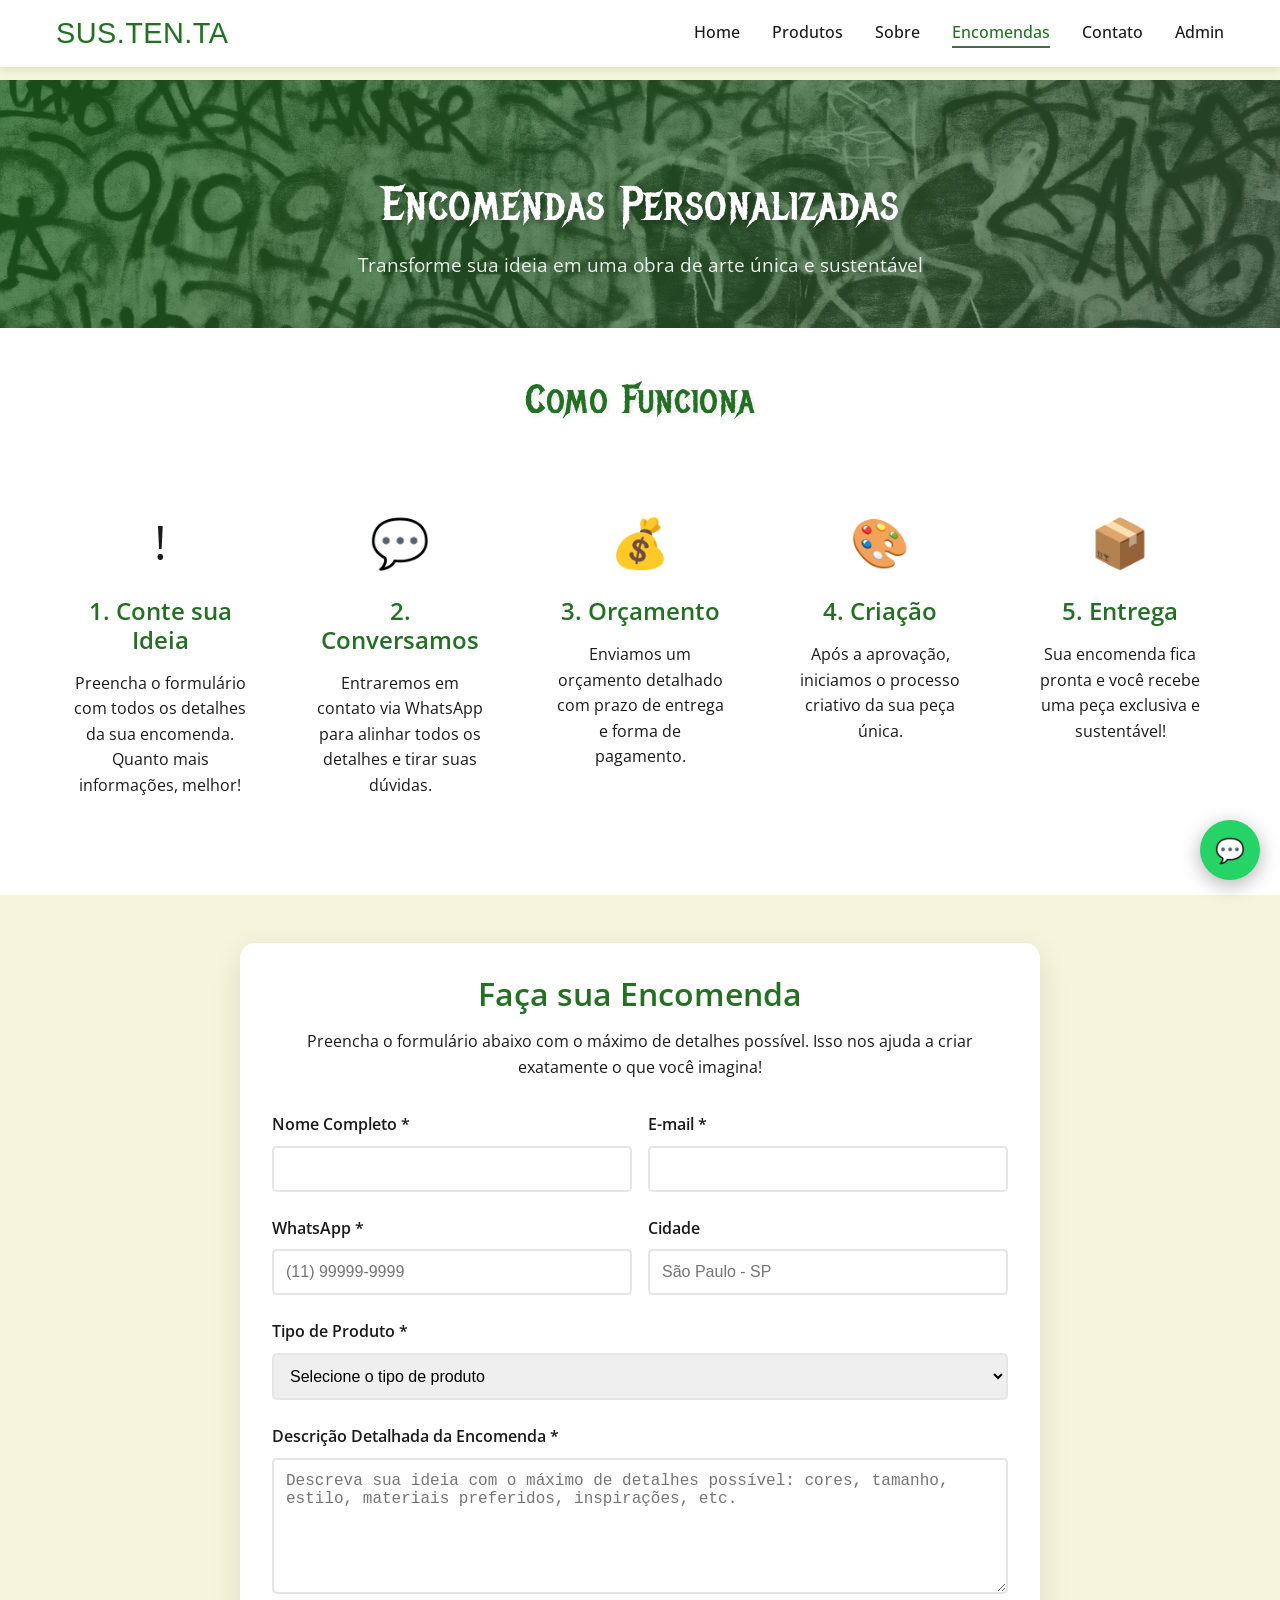
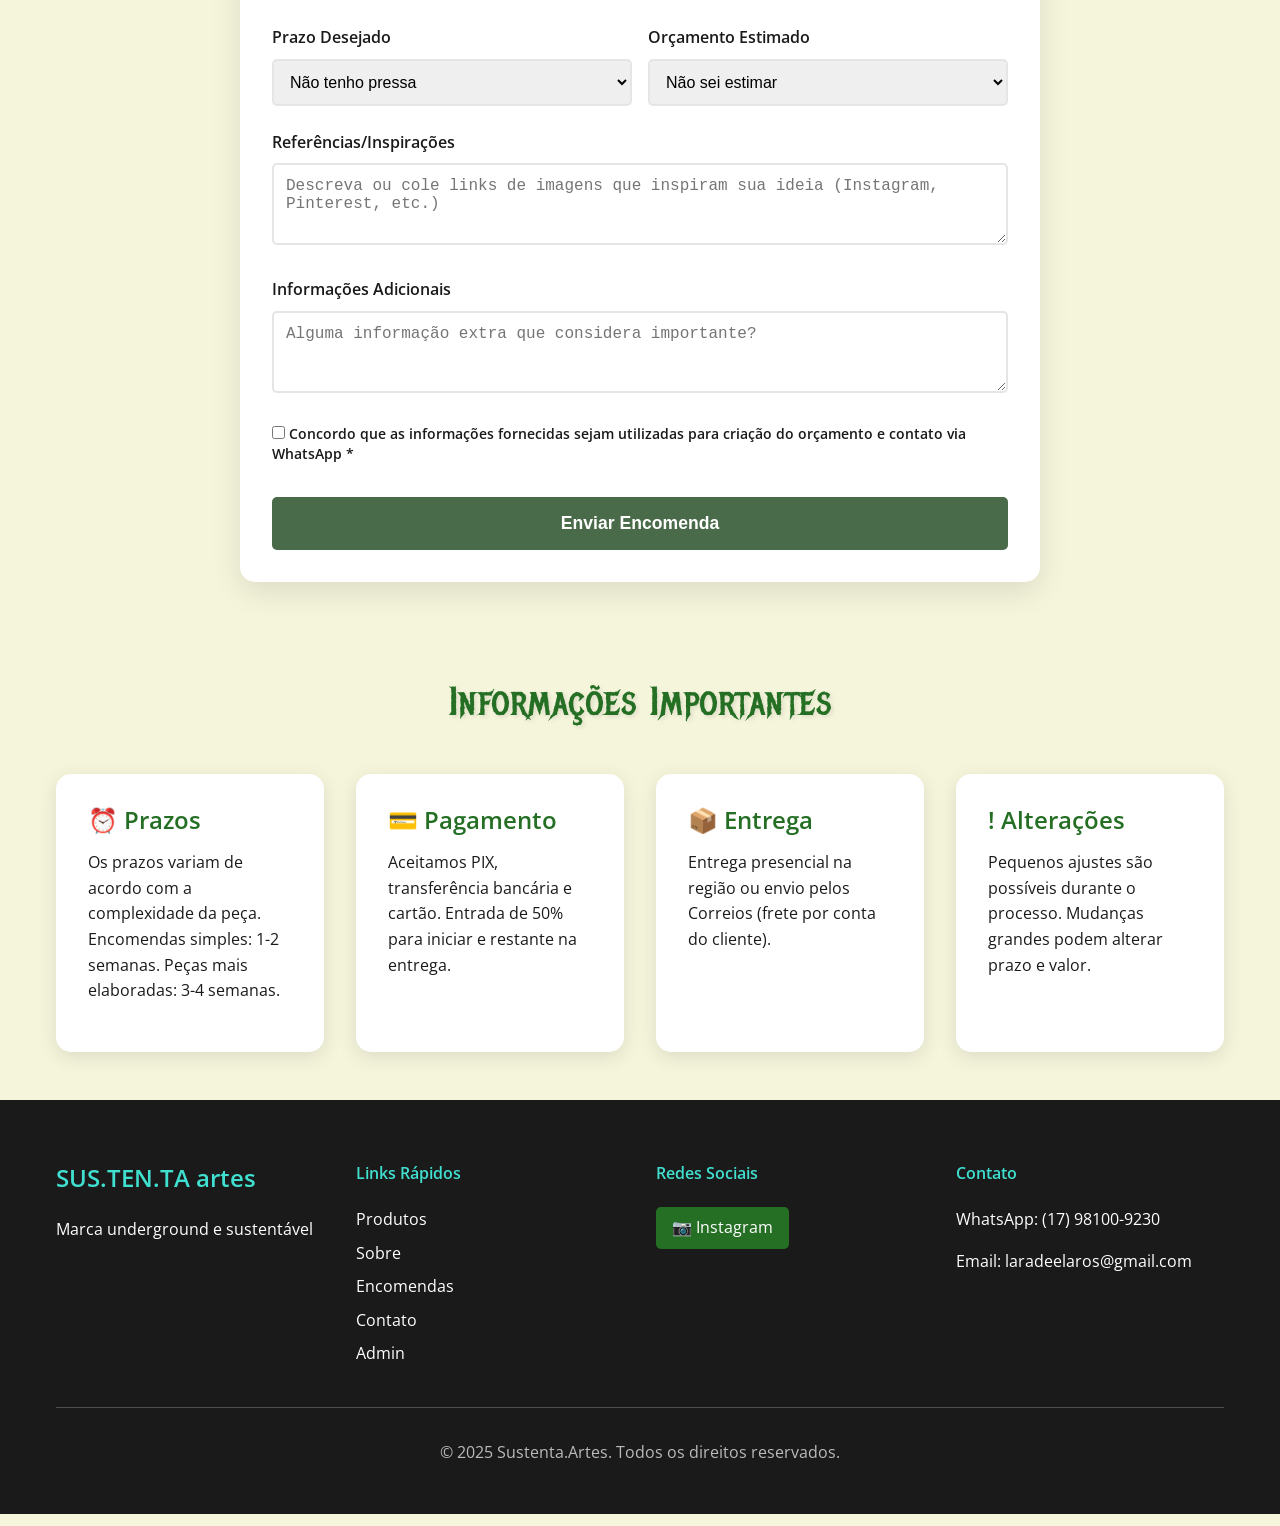
<file: encomendas.html>
<!DOCTYPE html>
<html lang="pt-BR">
<head>
    <meta charset="UTF-8">
    <meta name="viewport" content="width=device-width, initial-scale=1.0">
    <title>Encomendas - Sustenta.Artes</title>
    <meta name="description" content="Faça sua encomenda personalizada na Sustenta.Artes. Criamos peças únicas sob medida para você.">
    <link rel="stylesheet" href="style.css">
    <link rel="stylesheet" href="responsive.css">
    <link rel="preconnect" href="https://fonts.googleapis.com">
    <link rel="preconnect" href="https://fonts.gstatic.com" crossorigin>
    <link href="https://fonts.googleapis.com/css2?family=Creepster&family=Open+Sans:wght@300;400;600;700&display=swap" rel="stylesheet">
    <link href="https://fonts.cdnfonts.com/css/pixo-reto" rel="stylesheet">
</head>
<body>
    <!-- Overlay para escurecer o fundo quando drawer está aberto -->
    <div class="drawer-overlay"></div>

    <!-- Header -->
    <header class="header">
        <nav class="navbar">
            <div class="nav-container">
                <div class="nav-logo">
                    <h1>SUS.TEN.TA</h1>
                    <span class="logo-subtitle"></span>
                </div>
                <!-- Menu Desktop -->
                <ul class="nav-menu">
                    <li class="nav-item">
                        <a href="index.html" class="nav-link">Home</a>
                    </li>
                    <li class="nav-item">
                        <a href="produtos.html" class="nav-link">Produtos</a>
                    </li>
                    <li class="nav-item">
                        <a href="sobre.html" class="nav-link">Sobre</a>
                    </li>
                    <li class="nav-item">
                        <a href="encomendas.html" class="nav-link active">Encomendas</a>
                    </li>
                    <li class="nav-item">
                        <a href="contato.html" class="nav-link">Contato</a>
                    </li>
                    <li class="nav-item">
                        <a href="admin.html" class="nav-link">Admin</a>
                    </li>
                </ul>
                <!-- Hamburger Menu -->
                <div class="hamburger">
                    <span class="bar"></span>
                    <span class="bar"></span>
                    <span class="bar"></span>
                </div>
            </div>
        </nav>
    </header>

    <!-- Menu Drawer Lateral (APENAS MOBILE) -->
    <nav class="nav-drawer">
        <div class="drawer-header">
            <button class="drawer-close">&times;</button>
            <div class="drawer-logo">SUS.TEN.TA</div>
            <div class="drawer-subtitle">Arte que transforma</div>
        </div>
        
        <ul class="drawer-menu">
            <li class="drawer-item">
                <a href="index.html" class="drawer-link">
                    <span class="drawer-icon">🏠</span>
                    Home
                </a>
            </li>
            <li class="drawer-item">
                <a href="produtos.html" class="drawer-link">
                    <span class="drawer-icon">🎨</span>
                    Produtos
                </a>
            </li>
            <li class="drawer-item">
                <a href="sobre.html" class="drawer-link">
                    <span class="drawer-icon">ℹ️</span>
                    Sobre
                </a>
            </li>
            <li class="drawer-item">
                <a href="encomendas.html" class="drawer-link active">
                    <span class="drawer-icon">📋</span>
                    Encomendas
                </a>
            </li>
            <li class="drawer-item">
                <a href="contato.html" class="drawer-link">
                    <span class="drawer-icon">📞</span>
                    Contato
                </a>
            </li>
            <li class="drawer-item">
                <a href="admin.html" class="drawer-link">
                    <span class="drawer-icon">⚙️</span>
                    Admin
                </a>
            </li>
        </ul>
    </nav>

    <!-- Page Header -->
    <section class="page-header">
        <div class="container">
            <h1 class="page-title">Encomendas Personalizadas</h1>
            <p class="page-subtitle">Transforme sua ideia em uma obra de arte única e sustentável</p>
        </div>
    </section>

    <!-- Como Funciona -->
    <section class="how-it-works">
        <div class="container">
            <h2 class="section-title">Como Funciona</h2>
            <div class="steps-grid">
                <div class="step-card">
                    <div class="step-icon">!</div>
                    <h3>1. Conte sua Ideia</h3>
                    <p>Preencha o formulário com todos os detalhes da sua encomenda. Quanto mais informações, melhor!</p>
                </div>
                <div class="step-card">
                    <div class="step-icon">💬</div>
                    <h3>2. Conversamos</h3>
                    <p>Entraremos em contato via WhatsApp para alinhar todos os detalhes e tirar suas dúvidas.</p>
                </div>
                <div class="step-card">
                    <div class="step-icon">💰</div>
                    <h3>3. Orçamento</h3>
                    <p>Enviamos um orçamento detalhado com prazo de entrega e forma de pagamento.</p>
                </div>
                <div class="step-card">
                    <div class="step-icon">🎨</div>
                    <h3>4. Criação</h3>
                    <p>Após a aprovação, iniciamos o processo criativo da sua peça única.</p>
                </div>
                <div class="step-card">
                    <div class="step-icon">📦</div>
                    <h3>5. Entrega</h3>
                    <p>Sua encomenda fica pronta e você recebe uma peça exclusiva e sustentável!</p>
                </div>
            </div>
        </div>
    </section>

    <!-- Formulário de Encomenda -->
    <section class="order-form-section">
        <div class="container">
            <div class="form-container">
                <div class="form-intro">
                    <h2>Faça sua Encomenda</h2>
                    <p>Preencha o formulário abaixo com o máximo de detalhes possível. Isso nos ajuda a criar exatamente o que você imagina!</p>
                </div>
                
                <form class="order-form" id="order-form">
                    <div class="form-row">
                        <div class="form-group">
                            <label for="name">Nome Completo *</label>
                            <input type="text" id="name" name="name" required>
                        </div>
                        <div class="form-group">
                            <label for="email">E-mail *</label>
                            <input type="email" id="email" name="email" required>
                        </div>
                    </div>
                    
                    <div class="form-row">
                        <div class="form-group">
                            <label for="phone">WhatsApp *</label>
                            <input type="tel" id="phone" name="phone" placeholder="(11) 99999-9999" required>
                        </div>
                        <div class="form-group">
                            <label for="city">Cidade</label>
                            <input type="text" id="city" name="city" placeholder="São Paulo - SP">
                        </div>
                    </div>
                    
                    <div class="form-group">
                        <label for="product-type">Tipo de Produto *</label>
                        <select id="product-type" name="product-type" required>
                            <option value="">Selecione o tipo de produto</option>
                            <option value="cinzeiro">Cinzeiro/Porta-objetos</option>
                            <option value="acessorio">Acessórios (Chaveiros, Brincos, etc.)</option>
                            <option value="quadro">Quadros e Artes em Resina</option>
                            <option value="customizacao-roupa">Customização de Roupas</option>
                            <option value="bolsa">Bolsas Customizadas</option>
                            <option value="outro">Outro (especificar na descrição)</option>
                        </select>
                    </div>
                    
                    <div class="form-group">
                        <label for="description">Descrição Detalhada da Encomenda *</label>
                        <textarea id="description" name="description" rows="6" 
                                placeholder="Descreva sua ideia com o máximo de detalhes possível: cores, tamanho, estilo, materiais preferidos, inspirações, etc." required></textarea>
                    </div>
                    
                    <div class="form-row">
                        <div class="form-group">
                            <label for="deadline">Prazo Desejado</label>
                            <select id="deadline" name="deadline">
                                <option value="">Não tenho pressa</option>
                                <option value="1-semana">1 semana</option>
                                <option value="2-semanas">2 semanas</option>
                                <option value="1-mes">1 mês</option>
                                <option value="2-meses">2 meses ou mais</option>
                            </select>
                        </div>
                        <div class="form-group">
                            <label for="budget">Orçamento Estimado</label>
                            <select id="budget" name="budget">
                                <option value="">Não sei estimar</option>
                                <option value="ate-50">Até R$ 50</option>
                                <option value="50-100">R$ 50 - R$ 100</option>
                                <option value="100-200">R$ 100 - R$ 200</option>
                                <option value="200-mais">R$ 200 ou mais</option>
                            </select>
                        </div>
                    </div>
                    
                    <div class="form-group">
                        <label for="references">Referências/Inspirações</label>
                        <textarea id="references" name="references" rows="3" 
                                placeholder="Descreva ou cole links de imagens que inspiram sua ideia (Instagram, Pinterest, etc.)"></textarea>
                    </div>
                    
                    <div class="form-group">
                        <label for="additional-info">Informações Adicionais</label>
                        <textarea id="additional-info" name="additional-info" rows="3" 
                                placeholder="Alguma informação extra que considera importante?"></textarea>
                    </div>
                    
                    <div class="form-group checkbox-group">
                        <label class="checkbox-label">
                            <input type="checkbox" id="agree-terms" name="agree-terms" required>
                            <span class="checkmark"></span>
                            Concordo que as informações fornecidas sejam utilizadas para criação do orçamento e contato via WhatsApp *
                        </label>
                    </div>
                    
                    <button type="submit" class="submit-btn">
                        <span class="btn-text">Enviar Encomenda</span>
                        <span class="btn-loading" style="display: none;">Enviando...</span>
                    </button>
                </form>
            </div>
        </div>
    </section>

    <!-- Informações Importantes -->
    <section class="important-info">
        <div class="container">
            <h2 class="section-title">Informações Importantes</h2>
            <div class="info-grid">
                <div class="info-card">
                    <h3>⏰ Prazos</h3>
                    <p>Os prazos variam de acordo com a complexidade da peça. Encomendas simples: 1-2 semanas. Peças mais elaboradas: 3-4 semanas.</p>
                </div>
                <div class="info-card">
                    <h3>💳 Pagamento</h3>
                    <p>Aceitamos PIX, transferência bancária e cartão. Entrada de 50% para iniciar e restante na entrega.</p>
                </div>
                <div class="info-card">
                    <h3>📦 Entrega</h3>
                    <p>Entrega presencial na região ou envio pelos Correios (frete por conta do cliente).</p>
                </div>
                <div class="info-card">
                    <h3>! Alterações</h3>
                    <p>Pequenos ajustes são possíveis durante o processo. Mudanças grandes podem alterar prazo e valor.</p>
                </div>
            </div>
        </div>
    </section>

    <!-- Footer -->
    <footer class="footer">
        <div class="container">
            <div class="footer-content">
                <div class="footer-section">
                    <h3>SUS.TEN.TA artes</h3>
                    <p>Marca underground e sustentável</p>
                </div>
                <div class="footer-section">
                    <h4>Links Rápidos</h4>
                    <ul>
                        <li><a href="produtos.html">Produtos</a></li>
                        <li><a href="sobre.html">Sobre</a></li>
                        <li><a href="encomendas.html">Encomendas</a></li>
                        <li><a href="contato.html">Contato</a></li>
                        <li><a href="admin.html">Admin</a></li>
                    </ul>
                </div>
                <div class="footer-section">
                    <h4>Redes Sociais</h4>
                    <div class="social-links">
                        <a href="https://www.instagram.com/sustenta.artes" target="_blank" class="social-link">
                            📷 Instagram
                        </a>
                    </div>
                </div>
                <div class="footer-section">
                    <h4>Contato</h4>
                    <p>WhatsApp: (17) 98100-9230</p>
                    <p>Email: laradeelaros@gmail.com</p>
                </div>
            </div>
            <div class="footer-bottom">
                <p>&copy; 2025 Sustenta.Artes. Todos os direitos reservados.</p>
            </div>
        </div>
    </footer>

    <!-- WhatsApp Float Button -->
    <a href="https://wa.me/5517981009230?text=Olá! Gostaria de fazer uma encomenda personalizada" 
       class="whatsapp-float" target="_blank" title="Fale conosco no WhatsApp">
        💬
    </a>

    <script src="main.js"></script>
    <script src="forms.js"></script>
</body>
</html>
</file>
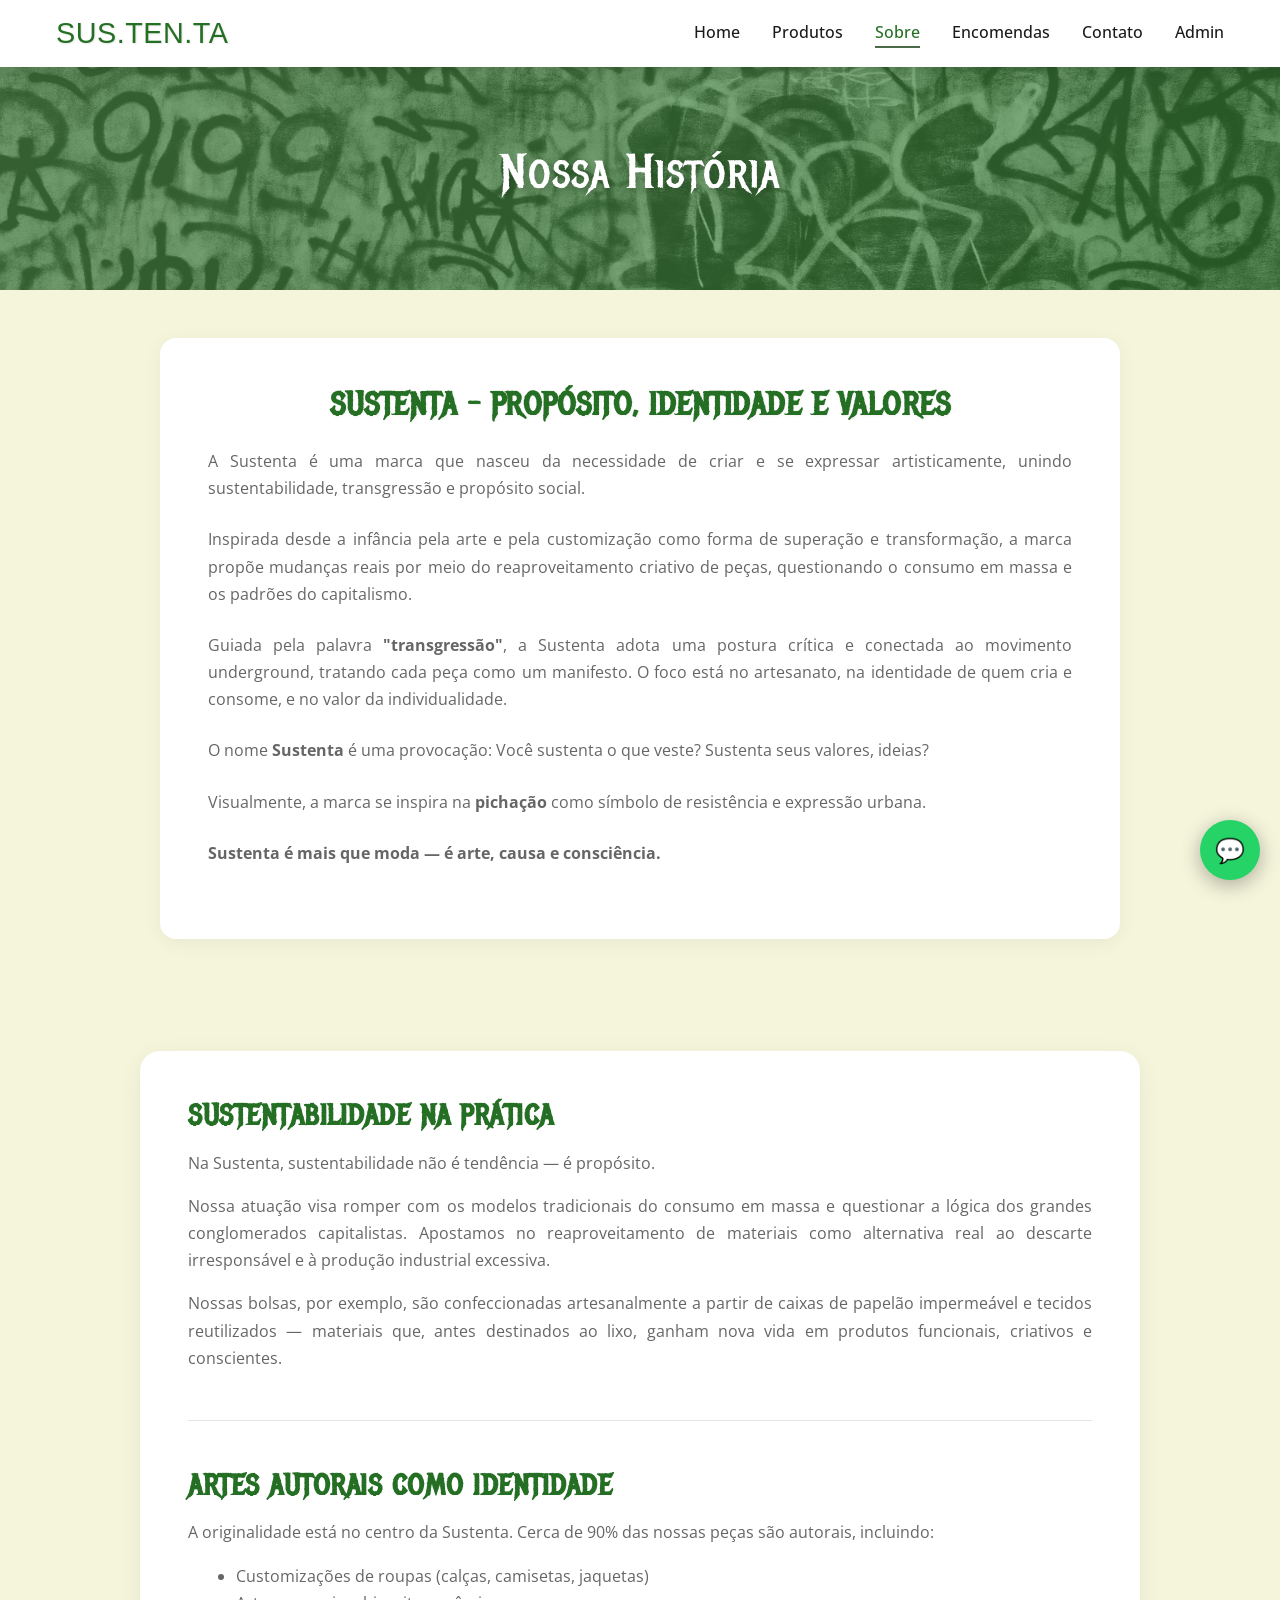
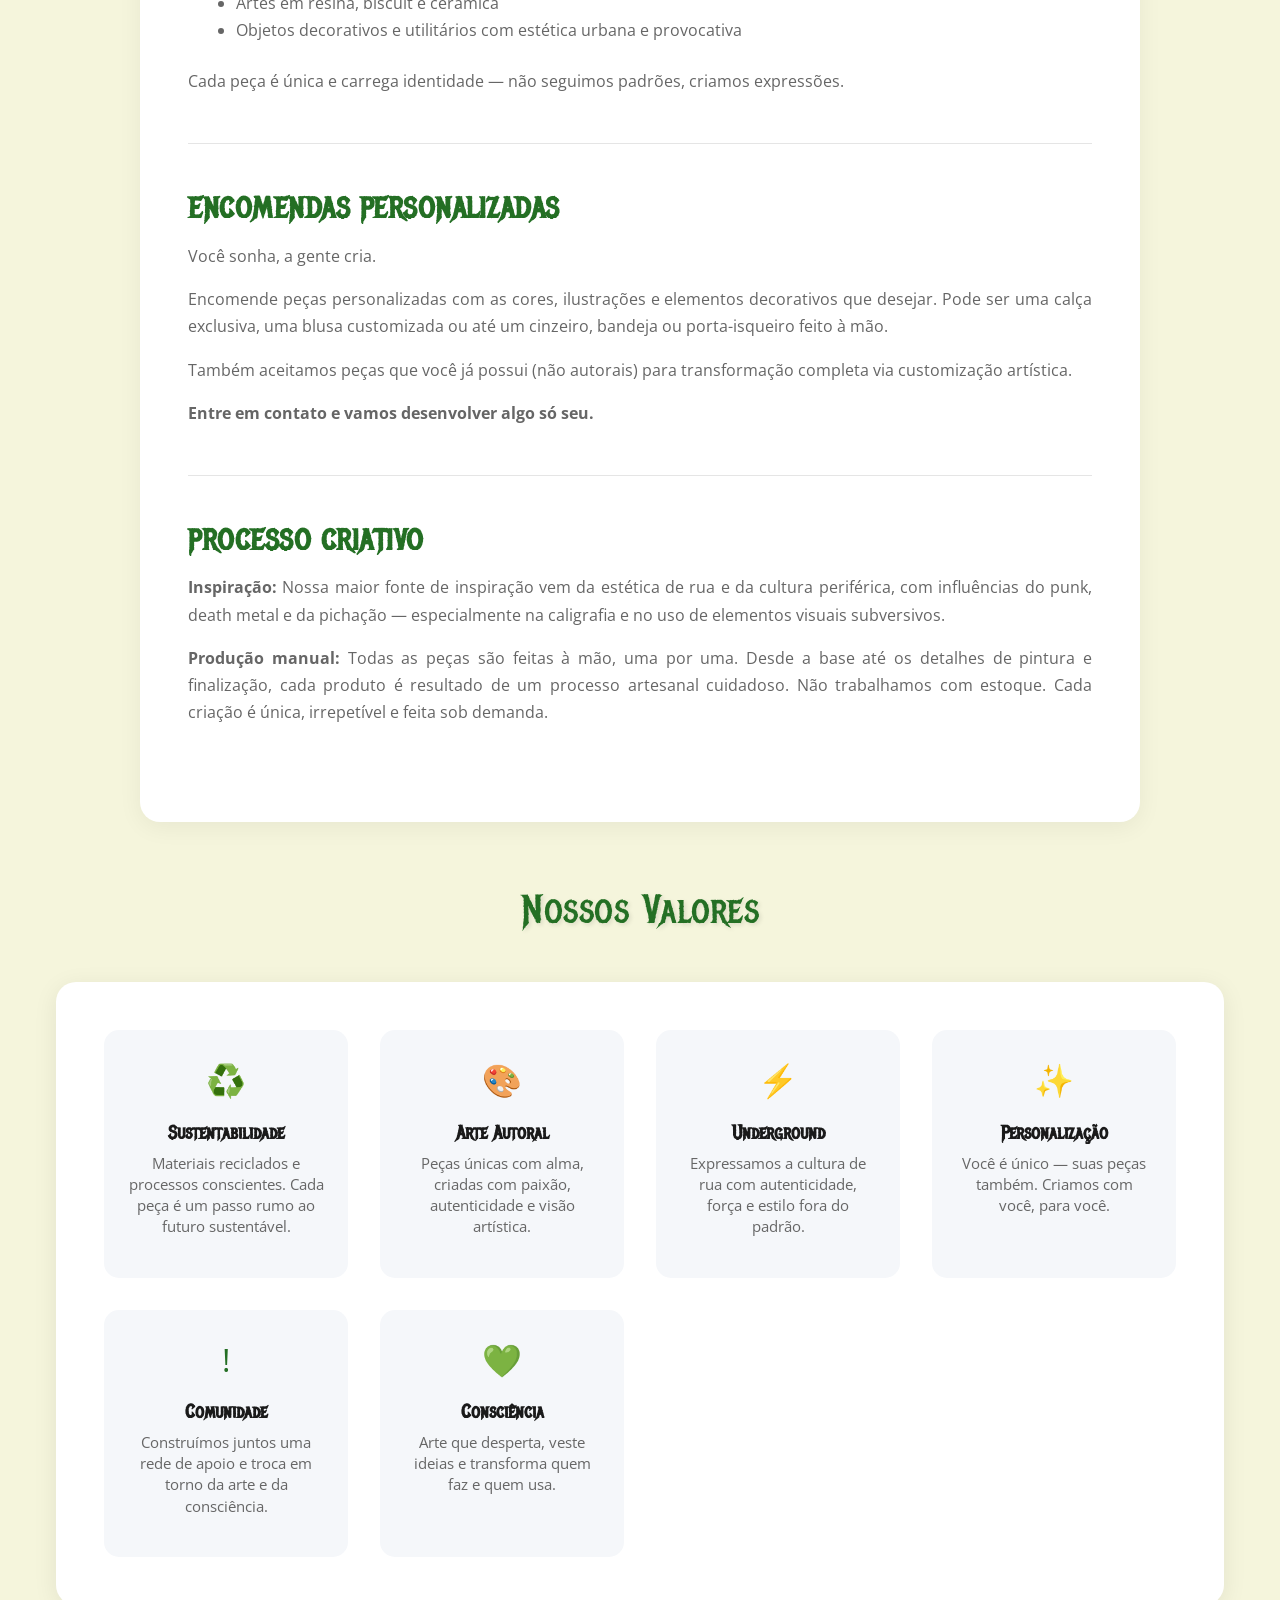
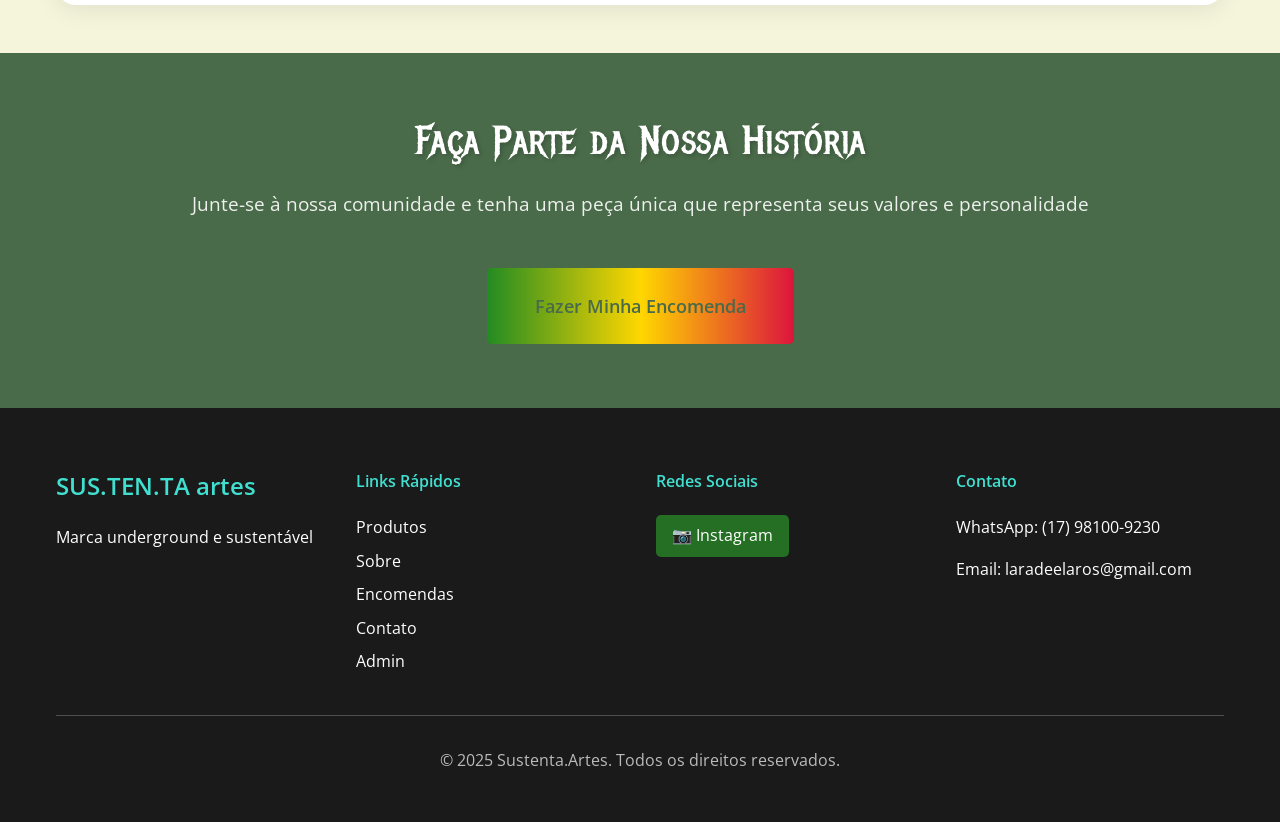
<file: sobre.html>
<!DOCTYPE html>
<html lang="pt-BR">
<head>
    <meta charset="UTF-8">
    <meta name="viewport" content="width=device-width, initial-scale=1.0">
    <title>Sobre - Sustenta.Artes</title>
    <meta name="description" content="Conheça a história da Sustenta.Artes, nossos valores, ideais e compromisso com a arte sustentável e underground.">
    <link rel="stylesheet" href="style.css">
    <link rel="stylesheet" href="responsive.css">
    <link rel="preconnect" href="https://fonts.googleapis.com">
    <link rel="preconnect" href="https://fonts.gstatic.com" crossorigin>
    <link href="https://fonts.cdnfonts.com/css/pixo-reto" rel="stylesheet">
    <link href="https://fonts.googleapis.com/css2?family=Open+Sans:wght@300;400;600;700&display=swap" rel="stylesheet">
</head>
<body>
    <!-- Overlay para escurecer o fundo quando drawer está aberto -->
    <div class="drawer-overlay"></div>

    <!-- Header -->
    <header class="header">
        <nav class="navbar">
            <div class="nav-container">
                <div class="nav-logo">
                    <h1>SUS.TEN.TA</h1>
                    <span class="logo-subtitle"></span>
                </div>
                <!-- Menu Desktop -->
                <ul class="nav-menu">
                    <li class="nav-item">
                        <a href="index.html" class="nav-link">Home</a>
                    </li>
                    <li class="nav-item">
                        <a href="produtos.html" class="nav-link">Produtos</a>
                    </li>
                    <li class="nav-item">
                        <a href="sobre.html" class="nav-link active">Sobre</a>
                    </li>
                    <li class="nav-item">
                        <a href="encomendas.html" class="nav-link">Encomendas</a>
                    </li>
                    <li class="nav-item">
                        <a href="contato.html" class="nav-link">Contato</a>
                    </li>
                    <li class="nav-item">
                        <a href="admin.html" class="nav-link">Admin</a>
                    </li>
                </ul>
                <!-- Hamburger Menu -->
                <div class="hamburger">
                    <span class="bar"></span>
                    <span class="bar"></span>
                    <span class="bar"></span>
                </div>
            </div>
        </nav>
    </header>

    <!-- Menu Drawer Lateral (APENAS MOBILE) -->
    <nav class="nav-drawer">
        <div class="drawer-header">
            <button class="drawer-close">&times;</button>
            <div class="drawer-logo">SUS.TEN.TA</div>
            <div class="drawer-subtitle">Arte que transforma</div>
        </div>
        
        <ul class="drawer-menu">
            <li class="drawer-item">
                <a href="index.html" class="drawer-link">
                    <span class="drawer-icon">🏠</span>
                    Home
                </a>
            </li>
            <li class="drawer-item">
                <a href="produtos.html" class="drawer-link">
                    <span class="drawer-icon">🎨</span>
                    Produtos
                </a>
            </li>
            <li class="drawer-item">
                <a href="sobre.html" class="drawer-link active">
                    <span class="drawer-icon">ℹ️</span>
                    Sobre
                </a>
            </li>
            <li class="drawer-item">
                <a href="encomendas.html" class="drawer-link">
                    <span class="drawer-icon">📋</span>
                    Encomendas
                </a>
            </li>
            <li class="drawer-item">
                <a href="contato.html" class="drawer-link">
                    <span class="drawer-icon">📞</span>
                    Contato
                </a>
            </li>
            <li class="drawer-item">
                <a href="admin.html" class="drawer-link">
                    <span class="drawer-icon">⚙️</span>
                    Admin
                </a>
            </li>
        </ul>
    </nav>

    <!-- Page Header -->
    <section class="page-header">
        <div class="container">
            <h1 class="page-title">Nossa História</h1>
            <p class="page-subtitle"></p>
        </div>
    </section>

    <!-- Nossa História -->
    <section class="about-story">
        <div class="container">
            <div class="subtle-identity">
                <h2>SUSTENTA – PROPÓSITO, IDENTIDADE E VALORES</h2>
                <p>A Sustenta é uma marca que nasceu da necessidade de criar e se expressar artisticamente, unindo sustentabilidade, transgressão e propósito social.</p>
    
                <p>Inspirada desde a infância pela arte e pela customização como forma de superação e transformação, a marca propõe mudanças reais por meio do reaproveitamento criativo de peças, questionando o consumo em massa e os padrões do capitalismo.</p>
    
                <p>Guiada pela palavra <strong>"transgressão"</strong>, a Sustenta adota uma postura crítica e conectada ao movimento underground, tratando cada peça como um manifesto. O foco está no artesanato, na identidade de quem cria e consome, e no valor da individualidade.</p>
    
                <p>O nome <strong>Sustenta</strong> é uma provocação: Você sustenta o que veste? Sustenta seus valores, ideias?</p>
    
                <p>Visualmente, a marca se inspira na <strong>pichação</strong> como símbolo de resistência e expressão urbana.</p>
    
                <p><strong>Sustenta é mais que moda — é arte, causa e consciência.</strong></p>
            </div>
        </div>
    </section>
    
    <section class="manifesto-section">
        <div class="container">
            <div class="manifesto-container">
    
                <div class="manifesto-block">
                    <h3>Sustentabilidade na Prática</h3>
                    <p>Na Sustenta, sustentabilidade não é tendência — é propósito.</p>
                    <p>Nossa atuação visa romper com os modelos tradicionais do consumo em massa e questionar a lógica dos grandes conglomerados capitalistas. Apostamos no reaproveitamento de materiais como alternativa real ao descarte irresponsável e à produção industrial excessiva.</p>
                    <p>Nossas bolsas, por exemplo, são confeccionadas artesanalmente a partir de caixas de papelão impermeável e tecidos reutilizados — materiais que, antes destinados ao lixo, ganham nova vida em produtos funcionais, criativos e conscientes.</p>
                </div>
    
                <div class="manifesto-block">
                    <h3>Artes Autorais como Identidade</h3>
                    <p>A originalidade está no centro da Sustenta. Cerca de 90% das nossas peças são autorais, incluindo:</p>
                    <ul class="manifesto-list">
                        <li>Customizações de roupas (calças, camisetas, jaquetas)</li>
                        <li>Artes em resina, biscuit e cerâmica</li>
                        <li>Objetos decorativos e utilitários com estética urbana e provocativa</li>
                    </ul>
                    <p>Cada peça é única e carrega identidade — não seguimos padrões, criamos expressões.</p>
                </div>
    
                <div class="manifesto-block">
                    <h3>Encomendas Personalizadas</h3>
                    <p>Você sonha, a gente cria.</p>
                    <p>Encomende peças personalizadas com as cores, ilustrações e elementos decorativos que desejar. Pode ser uma calça exclusiva, uma blusa customizada ou até um cinzeiro, bandeja ou porta-isqueiro feito à mão.</p>
                    <p>Também aceitamos peças que você já possui (não autorais) para transformação completa via customização artística.</p>
                    <p><strong>Entre em contato e vamos desenvolver algo só seu.</strong></p>
                </div>
    
                <div class="manifesto-block">
                    <h3>Processo Criativo</h3>
                    <p><strong>Inspiração:</strong> Nossa maior fonte de inspiração vem da estética de rua e da cultura periférica, com influências do punk, death metal e da pichação — especialmente na caligrafia e no uso de elementos visuais subversivos.</p>
                    <p><strong>Produção manual:</strong> Todas as peças são feitas à mão, uma por uma. Desde a base até os detalhes de pintura e finalização, cada produto é resultado de um processo artesanal cuidadoso. Não trabalhamos com estoque. Cada criação é única, irrepetível e feita sob demanda.</p>
                </div>
    
            </div>
        </div>
    </section>

    <!-- Nossos Valores -->
    <section class="values-section">
        <div class="container">
            <h2 class="section-title">Nossos Valores</h2>
            <div class="values-container">
                <div class="value-box">
                    <div class="icon">♻️</div>
                    <h3>Sustentabilidade</h3>
                    <p>Materiais reciclados e processos conscientes. Cada peça é um passo rumo ao futuro sustentável.</p>
                </div>
                <div class="value-box">
                    <div class="icon">🎨</div>
                    <h3>Arte Autoral</h3>
                    <p>Peças únicas com alma, criadas com paixão, autenticidade e visão artística.</p>
                </div>
                <div class="value-box">
                    <div class="icon">⚡</div>
                    <h3>Underground</h3>
                    <p>Expressamos a cultura de rua com autenticidade, força e estilo fora do padrão.</p>
                </div>
                <div class="value-box">
                    <div class="icon">✨</div>
                    <h3>Personalização</h3>
                    <p>Você é único — suas peças também. Criamos com você, para você.</p>
                </div>
                <div class="value-box">
                    <div class="icon">!</div>
                    <h3>Comunidade</h3>
                    <p>Construímos juntos uma rede de apoio e troca em torno da arte e da consciência.</p>
                </div>
                <div class="value-box">
                    <div class="icon">💚</div>
                    <h3>Consciência</h3>
                    <p>Arte que desperta, veste ideias e transforma quem faz e quem usa.</p>
                </div>
            </div>
        </div>
    </section>

    <!-- CTA Section -->
    <section class="cta-section">
        <div class="container">
            <div class="cta-content">
                <h2>Faça Parte da Nossa História</h2>
                <p>Junte-se à nossa comunidade e tenha uma peça única que representa seus valores e personalidade</p>
                <a href="encomendas.html" class="cta-button">Fazer Minha Encomenda</a>
            </div>
        </div>
    </section>

    <!-- Footer -->
    <footer class="footer">
        <div class="container">
            <div class="footer-content">
                <div class="footer-section">
                    <h3>SUS.TEN.TA artes</h3>
                    <p>Marca underground e sustentável</p>
                </div>
                <div class="footer-section">
                    <h4>Links Rápidos</h4>
                    <ul>
                        <li><a href="produtos.html">Produtos</a></li>
                        <li><a href="sobre.html">Sobre</a></li>
                        <li><a href="encomendas.html">Encomendas</a></li>
                        <li><a href="contato.html">Contato</a></li>
                        <li><a href="admin.html">Admin</a></li>
                    </ul>
                </div>
                <div class="footer-section">
                    <h4>Redes Sociais</h4>
                    <div class="social-links">
                        <a href="https://www.instagram.com/sustenta.artes" target="_blank" class="social-link">
                            📷 Instagram
                        </a>
                    </div>
                </div>
                <div class="footer-section">
                    <h4>Contato</h4>
                    <p>WhatsApp: (17) 98100-9230</p>
                    <p>Email: laradeelaros@gmail.com</p>
                </div>
            </div>
            <div class="footer-bottom">
                <p>&copy; 2025 Sustenta.Artes. Todos os direitos reservados.</p>
            </div>
        </div>
    </footer>

    <!-- WhatsApp Float Button -->
    <a href="https://wa.me/5517981009230?text=Olá! Gostaria de saber mais sobre a Sustenta.Artes" 
       class="whatsapp-float" target="_blank" title="Fale conosco no WhatsApp">
        💬
    </a>

    <script src="main.js"></script>
</body>
</html>
</file>
<file: style.css>
/* Importar a fonte Metal Mania do Google Fonts */
@import url('https://fonts.googleapis.com/css2?family=Metal+Mania&family=Open+Sans:wght@300;400;500;600;700&display=swap');

/* CSS Custom Properties (Variáveis) */
:root {
    /* Cores Primárias */
    --color-primary: #246f24;      /* Verde Floresta - Jamaica */
    --color-dark: #1A1A1A;         /* Preto */
    --color-light: #F5F5DC;        /* Off-white */
    --color-accent: #CD0000; 
    /* Cores Secundárias */
    --color-accent: #CD0000;       /* Amarelo Ouro - Jamaica */
    --color-red-jamaica: #CD0000;  /* Vermelho - Jamaica */
    --color-turquoise: #e1de10;    /* Azul Turquesa (mantido para contraste) */
    --color-purple: #c298df;  
    --color-accent: #4A6B4A;       /* Laranja Queimado */
    --color-turquoise: #40E0D0;    /* Azul Turquesa */
    --color-purple: #4A6B4A;        /* Roxo Escuro */
    
    /* Cores Neutras */
    --color-gray: #666666;
    --color-light-gray: #E5E5E5;
    --color-white: #FFFFFF;
    
    /* Tipografia */
    --font-display: 'Metal Mania', cursive;
    --font-body: 'Open Sans', sans-serif;
    
    /* Espaçamentos */
    --spacing-xs: 0.5rem;
    --spacing-sm: 1rem;
    --spacing-md: 1.5rem;
    --spacing-lg: 2rem;
    --spacing-xl: 3rem;
    --spacing-xxl: 4rem;
    
    /* Breakpoints */
    --mobile: 767px;
    --tablet: 1023px;
    --desktop: 1024px;
    
    /* Transições */
    --transition: all 0.3s ease;
}

/* Reset e Base */
* {
    margin: 0;
    padding: 0;
    box-sizing: border-box;
}

body {
    font-family: var(--font-body);
    line-height: 1.6;
    color: var(--color-dark);
    background-color: var(--color-light);
}

.container {
    max-width: 1200px;
    margin: 0 auto;
    padding: 0 var(--spacing-sm);
    
}

/* Tipografia */
h1, h2, h3, h4, h5, h6 {
    font-weight: 600;
    line-height: 1.2;
    margin-bottom: var(--spacing-sm);
    
}

/* Aplicar Metal Mania a todos os h1 */
h1 {
    font-size: 2.5rem;
    font-family: var(--font-display);
    font-weight: 400; /* Metal Mania funciona melhor com peso normal */
    text-shadow: 2px 2px 4px rgba(0,0,0,0.1);
    letter-spacing: 0.5px;
}

h2 {
    font-size: 2rem;
    
}

h3 {
    font-size: 1.5rem;
}

p {
    margin-bottom: var(--spacing-sm);
    
}


/* Botões */
.cta-button, .secondary-button {
    display: inline-block;
    padding: var(--spacing-sm) var(--spacing-lg);
    text-decoration: none;
    border-radius: 5px;
    font-weight: 600;
    text-align: center;
    transition: var(--transition);
    cursor: pointer;
    border: none;
    font-size: 1rem;
    background: linear-gradient(to right, #228B22, #FFD700, #DC143C);
}

.cta-button {
    background-color: var(--color-accent);
    color: var( --color-light);
}

.cta-button:hover {
    background-color:#CD0000;
    transform: translateY(-2px);
}

.secondary-button {
    background-color: transparent;
    color: var( --color-light);
    border: 2px solid var(--color-primary);
}

.secondary-button:hover {
    background-color: var(--color-primary);
    color: var( --color-light);
}

/* Header */
.header {
    background-color: var(--color-white);
    box-shadow: 0 2px 10px rgba(0,0,0,0.1);
    position: fixed;
    top: 0;
    width: 100%;
    z-index: 1000;
    
}

.navbar {
    padding: var(--spacing-sm) 0;
    
}

.nav-container {
    display: flex;
    justify-content: space-between;
    align-items: center;
    max-width: 1200px;
    margin: 0 auto;
    padding: 0 var(--spacing-sm);
    
}

/* Logo com Metal Mania */
.nav-logo h1 {
    font-family: 'Pixo Reto', sans-serif;
    color: var(--color-primary);
    font-size: 1.8rem;
    margin: 0;
    font-weight: 400;
    text-shadow: 1px 1px 2px rgba(0,0,0,0.1);
}

.logo-subtitle {
    font-family: var(--font-display);
    color: var(--color-accent);
    font-size: 0.9rem;
    font-weight: 300;
}

.nav-menu {
    display: flex;
    list-style: none;
    gap: var(--spacing-lg);
    
}

.nav-link {
    text-decoration: none;
    color: var(--color-dark);
    font-weight: 500;
    transition: var(--transition);
    position: relative;
}

.nav-link:hover,
.nav-link.active {
    color: var(--color-primary);
    
}

.nav-link.active::after {
    content: '';
    position: absolute;
    bottom: -5px;
    left: 0;
    width: 100%;
    height: 2px;
    background-color: var(--color-accent);
}

.hamburger {
    display: none;
    flex-direction: column;
    cursor: pointer;
}

.bar {
    width: 25px;
    height: 3px;
    background-color: var(--color-dark);
    margin: 3px 0;
    transition: var(--transition);
}

/* Hero Section */
.hero {
    display: flex;
    align-items: center;
    min-height: 100vh;
    padding: var(--spacing-xxl) 0;
    margin-top: 80px;
    background: linear-gradient(135deg, var(--color-light) 0%, #E8E8E8 100%);
    
}

.hero-content {
    flex: 1;
    padding-right: var(--spacing-xl);
    
}

/* Título principal do hero com Metal Mania */
.hero-title {
    font-family: var(--font-display);
    font-size: 3rem;
    color: var(--color-primary);
    margin-bottom: var(--spacing-md);
    text-shadow: 3px 3px 6px rgba(0,0,0,0.15);
    font-weight: 400;
    letter-spacing: 1px;
}

.hero-subtitle {
    font-size: 1.2rem;
    color: var(--color-gray);
    margin-bottom: var(--spacing-xl);
    line-height: 1.5;
}

.hero-image {
    flex: 1;
    display: flex;
    justify-content: center;
    align-items: center;
    position: relative;
}

/* Container da imagem hero atualizado */
.hero-placeholder {
    width: 400px;
    height: 400px;
    border-radius: 20px;
    display: flex;
    align-items: center;
    justify-content: center;
    box-shadow: 0 10px 30px rgba(0,0,0,0.2);
    overflow: hidden;
    position: relative;
    background: linear-gradient(45deg, var(--color-turquoise), var(--color-primary));
}

/* Estilo para a imagem real */
.hero-placeholder img {
    width: 100%;
    height: 100%;
    object-fit: cover;
    object-position: center;
    border-radius: 20px;
    transition: var(--transition);
}

.hero-placeholder:hover img {
    transform: scale(1.05);
}

/* Overlay sutil para melhor contraste do texto caso ainda use placeholder */
.hero-placeholder::before {
    content: '';
    position: absolute;
    top: 0;
    left: 0;
    right: 0;
    bottom: 0;
    background: rgba(0,0,0,0.1);
    border-radius: 20px;
    z-index: 1;
}

/* Texto do placeholder (caso a imagem não carregue) */
.hero-placeholder p {
    position: relative;
    z-index: 2;
    color: var(--color-white);
    font-size: 1.2rem;
    font-weight: 600;
    text-align: center;
    text-shadow: 2px 2px 4px rgba(0,0,0,0.5);
}

/* Responsividade para mobile */
@media (max-width: 768px) {
    .hero {
        flex-direction: column;
        text-align: center;
    }
    
    .hero-content {
        padding-right: 0;
        margin-bottom: var(--spacing-lg);
    }
    
    .hero-title {
        font-size: 2rem;
    }
    
    .hero-placeholder {
        width: 300px;
        height: 300px;
    }
}
/* Produtos em Destaque */
.featured-products {
    padding: var(--spacing-xxl) 0;
    background-color: var(--color-white);
}

/* Títulos de seção com Metal Mania */
.section-title {
    text-align: center;
    font-family: var(--font-display);
    color: var(--color-primary);
    margin-bottom: var(--spacing-xl);
    font-size: 2.5rem;
    font-weight: 400;
    text-shadow: 2px 2px 4px rgba(0,0,0,0.1);
    letter-spacing: 0.5px;
}

.products-grid {
    display: grid;
    grid-template-columns: repeat(auto-fit, minmax(300px, 1fr));
    gap: var(--spacing-lg);
    margin-bottom: var(--spacing-xl);
}

.product-card {
    background-color: var(--color-white);
    border-radius: 15px;
    overflow: hidden;
    box-shadow: 0 5px 20px rgba(0,0,0,0.1);
    transition: var(--transition);
    cursor: pointer;
}

.product-card:hover {
    transform: translateY(-5px);
    box-shadow: 0 10px 30px rgba(0,0,0,0.15);
}

.product-image {
    height: 200px;
    background: linear-gradient(45deg, var(--color-light-gray), var(--color-gray));
    display: flex;
    align-items: center;
    justify-content: center;
    position: relative;
    overflow: hidden;
}

.product-placeholder {
    color: var(--color-white);
    font-weight: 600;
    text-align: center;
    background-color: rgba(0,0,0,0.5);
    padding: var(--spacing-sm);
    border-radius: 5px;
}

.product-card h3 {
    padding: var(--spacing-sm) var(--spacing-md) 0;
    color: var(--color-dark);
    font-size: 1.2rem;
}

.product-category {
    padding: 0 var(--spacing-md);
    color: var(--color-primary);
    font-size: 0.9rem;
    font-weight: 500;
}

.product-price {
    padding: 0 var(--spacing-md) var(--spacing-md);
    color: var(--color-accent);
    font-weight: 600;
    font-size: 1.1rem;
    display: block;
}

.products-cta {
    text-align: center;
}

/* Por que escolher */
.why-choose {
    padding: var(--spacing-xxl) 0;
    background: linear-gradient(135deg, var(--color-primary) 0%, #3A5A3A 100%);
    color: var(--color-white);
}

.why-choose .section-title {
    color: var(--color-white);
}

.features-grid {
    display: grid;
    grid-template-columns: repeat(auto-fit, minmax(250px, 1fr));
    gap: var(--spacing-lg);
}

.feature {
    text-align: center;
    padding: var(--spacing-lg);
    background-color: rgba(255,255,255,0.1);
    border-radius: 15px;
    transition: var(--transition);
}

.feature:hover {
    background-color: rgba(255,255,255,0.2);
    transform: translateY(-5px);
}

.feature-icon {
    font-size: 3rem;
    margin-bottom: var(--spacing-md);
}

.feature h3 {
    color: var(--color-turquoise);
    margin-bottom: var(--spacing-sm);
}

/* CTA Section */
.cta-section {
    padding: var(--spacing-xxl) 0;
    background: linear-gradient(45deg, var(--color-accent), var(--color-purple));
    text-align: center;
    color: var(--color-white);
}

/* Títulos CTA com Metal Mania */
.cta-content h2 {
    font-family: var(--font-display);
    font-size: 2.5rem;
    margin-bottom: var(--spacing-md);
    font-weight: 400;
    text-shadow: 2px 2px 4px rgba(0,0,0,0.2);
    letter-spacing: 0.5px;
}

.cta-content p {
    font-size: 1.2rem;
    margin-bottom: var(--spacing-xl);
    opacity: 0.9;
}

.cta-section .cta-button {
    background-color: var(--color-white);
    color: var(--color-accent);
    font-size: 1.1rem;
    padding: var(--spacing-md) var(--spacing-xl);
}

.cta-section .cta-button:hover {
    background-color: var(--color-light);
    transform: translateY(-3px);
}

/* Footer */
.footer {
    background-color: var(--color-dark);
    color: var(--color-white);
    padding: var(--spacing-xxl) 0 var(--spacing-lg);
}

.footer-content {
    display: grid;
    grid-template-columns: repeat(auto-fit, minmax(250px, 1fr));
    gap: var(--spacing-lg);
    margin-bottom: var(--spacing-lg);
}

.footer-section h3,
.footer-section h4 {
    color: var(--color-turquoise);
    margin-bottom: var(--spacing-md);
}

.footer-section ul {
    list-style: none;
}

.footer-section ul li {
    margin-bottom: var(--spacing-xs);
}

.footer-section a {
    color: var(--color-white);
    text-decoration: none;
    transition: var(--transition);
}

.footer-section a:hover {
    color: var(--color-turquoise);
}

.social-links {
    display: flex;
    gap: var(--spacing-sm);
}

.social-link {
    padding: var(--spacing-xs) var(--spacing-sm);
    background-color: var(--color-primary);
    border-radius: 5px;
    transition: var(--transition);
}

.social-link:hover {
    background-color: var(--color-turquoise);
}

.footer-bottom {
    text-align: center;
    padding-top: var(--spacing-lg);
    border-top: 1px solid var(--color-gray);
    opacity: 0.7;
}

/* WhatsApp Float Button */
.whatsapp-float {
    position: fixed;
    bottom: 20px;
    right: 20px;
    width: 60px;
    height: 60px;
    background-color: #25D366;
    border-radius: 50%;
    display: flex;
    align-items: center;
    justify-content: center;
    font-size: 1.5rem;
    text-decoration: none;
    box-shadow: 0 5px 20px rgba(0,0,0,0.3);
    transition: var(--transition);
    z-index: 1000;
}

.whatsapp-float:hover {
    transform: scale(1.1);
    box-shadow: 0 8px 25px rgba(0,0,0,0.4);
}

/* Animações */
@keyframes fadeInUp {
    from {
        opacity: 0;
        transform: translateY(30px);
    }
    to {
        opacity: 1;
        transform: translateY(0);
    }
}

.fade-in-up {
    animation: fadeInUp 0.6s ease-out;
}

/* Utilitários */
.text-center {
    text-align: center;
}

.mb-lg {
    margin-bottom: var(--spacing-lg);
}

.mt-lg {
    margin-top: var(--spacing-lg);
}

/* Responsividade para Mobile */
@media (max-width: 768px) {
    .nav-menu {
        display: none;
    }
    
    .hamburger {
        display: flex;
    }
    
    .hero {
        flex-direction: column;
        text-align: center;
    }
    
    .hero-content {
        padding-right: 0;
        margin-bottom: var(--spacing-lg);
    }
    
    .hero-title {
        font-size: 2rem;
    }
    
    .section-title {
        font-size: 2rem;
    }
    
    .products-grid {
        grid-template-columns: 1fr;
    }
    
    .features-grid {
        grid-template-columns: 1fr;
    }
    
    .cta-content h2 {
        font-size: 2rem;
    }
}

/* CSS específico para a página de produtos - adicionar ao style.css existente */

/* Page Header */
.page-header {
    background: linear-gradient(135deg, rgba(36, 111, 36, 0.8) 0%, rgba(36, 111, 36, 0.9) 100%);
    color: var(--color-white);
    padding: calc(80px + var(--spacing-xxl)) 0 var(--spacing-xxl) 0;
    text-align: center;
    position: relative;
    overflow: hidden;
}

/* Imagem de fundo de grafite para a seção Nossa História */
.page-header::before {
    content: '';
    position: absolute;
    top: 0;
    left: 0;
    right: 0;
    bottom: 0;
    background-image: url('images/generated-graffiti-background.jpg');
    background-size: cover;
    background-position: center;
    background-repeat: no-repeat;
    opacity: 0.3;
    z-index: 1;
    filter: grayscale(100%) contrast(1.3);
}

.page-header .container {
    position: relative;
    z-index: 2;
}

.page-title {
    font-family: var(--font-display);
    font-size: 3rem;
    margin-bottom: var(--spacing-md);
    text-shadow: 3px 3px 6px rgba(0,0,0,0.2);
    font-weight: 400;
    letter-spacing: 1px;
}

.page-subtitle {
    font-size: 1.2rem;
    opacity: 0.9;
    max-width: 600px;
    margin: 0 auto;
}

/* Product Filters */
.product-filters {
    background-color: var(--color-white);
    padding: var(--spacing-lg) 0;
    border-bottom: 1px solid var(--color-light-gray);
}

.filter-buttons {
    display: flex;
    justify-content: center;
    gap: var(--spacing-sm);
    margin-bottom: var(--spacing-md);
    flex-wrap: wrap;
}

.filter-btn {
    padding: var(--spacing-xs) var(--spacing-md);
    border: 2px solid var(--color-primary);
    background-color: transparent;
    color: var(--color-primary);
    border-radius: 25px;
    cursor: pointer;
    transition: var(--transition);
    font-weight: 500;
    font-size: 0.9rem;
}

.filter-btn:hover,
.filter-btn.active {
    background-color: var(--color-primary);
    color: var(--color-white);
}

.category-filters {
    display: flex;
    justify-content: center;
}

.category-select {
    padding: var(--spacing-xs) var(--spacing-md);
    border: 2px solid var(--color-light-gray);
    border-radius: 5px;
    background-color: var(--color-white);
    color: var(--color-dark);
    font-size: 0.9rem;
    cursor: pointer;
    transition: var(--transition);
}

.category-select:focus {
    outline: none;
    border-color: var(--color-primary);
}

/* Products Section */
.products-section {
    padding: var(--spacing-xxl) 0;
    background-color: var(--color-light);
}

.products-grid {
    display: grid;
    grid-template-columns: repeat(auto-fill, minmax(300px, 1fr));
    gap: var(--spacing-lg);
}

/* Product Card Melhorado */
.product-card {
    background-color: var(--color-white);
    border-radius: 15px;
    overflow: hidden;
    box-shadow: 0 5px 20px rgba(0,0,0,0.1);
    transition: var(--transition);
    cursor: pointer;
    position: relative;
}

.product-card:hover {
    transform: translateY(-8px);
    box-shadow: 0 15px 35px rgba(0,0,0,0.2);
}

/* Imagem do Produto - Corrigida */
.product-image {
    height: 250px;
    position: relative;
    overflow: hidden;
    background: linear-gradient(45deg, var(--color-light-gray), #D0D0D0);
    display: flex;
    align-items: center;
    justify-content: center;
    cursor: pointer;
}

.product-image img {
    width: 100%;
    height: 100%;
    object-fit: cover;
    object-position: center;
    transition: var(--transition);
    border-radius: 0;
}

.product-image:hover img {
    transform: scale(1.05);
}

/* Placeholder para quando a imagem não carrega */
.product-placeholder {
    position: absolute;
    top: 50%;
    left: 50%;
    transform: translate(-50%, -50%);
    color: var(--color-white);
    background-color: rgba(0,0,0,0.7);
    padding: var(--spacing-sm);
    border-radius: 8px;
    font-weight: 600;
    text-align: center;
    font-size: 0.9rem;
    display: none; /* Só aparece quando a imagem não carrega */
}

/* Badge do Produto */
.product-badge {
    position: absolute;
    top: var(--spacing-sm);
    right: var(--spacing-sm);
    background: linear-gradient(45deg, var(--color-accent), #FF4444);
    color: var(--color-white);
    padding: var(--spacing-xs) var(--spacing-sm);
    border-radius: 15px;
    font-size: 0.8rem;
    font-weight: 600;
    text-transform: uppercase;
    letter-spacing: 0.5px;
    z-index: 2;
}

.product-badge.autoral {
    background: linear-gradient(45deg, var(--color-primary), #2E8B2E);
}

.product-badge.revenda {
    background: linear-gradient(45deg, var(--color-turquoise), #20B2AA);
}

/* Informações do Produto */
.product-info {
    padding: var(--spacing-md);
}

.product-name {
    font-size: 1.1rem;
    font-weight: 600;
    color: var(--color-dark);
    margin-bottom: var(--spacing-xs);
    line-height: 1.3;
    min-height: 2.6rem; /* Para manter altura consistente */
}

.product-category {
    color: var(--color-primary);
    font-size: 0.85rem;
    font-weight: 500;
    margin-bottom: var(--spacing-xs);
    text-transform: uppercase;
    letter-spacing: 0.5px;
}

.product-description {
    color: var(--color-gray);
    font-size: 0.9rem;
    line-height: 1.4;
    margin-bottom: var(--spacing-sm);
    min-height: 2.8rem; /* Para manter altura consistente */
}

.product-price {
    font-size: 1.2rem;
    font-weight: 700;
    color: var(--color-accent);
    margin-bottom: var(--spacing-md);
    display: block;
}

/* Botão do Produto */
.product-btn {
    width: 100%;
    padding: var(--spacing-sm);
    background: linear-gradient(45deg, var(--color-primary), #2E8B2E);
    color: var(--color-white);
    border: none;
    border-radius: 8px;
    font-weight: 600;
    cursor: pointer;
    transition: var(--transition);
    font-size: 0.9rem;
    text-transform: uppercase;
    letter-spacing: 0.5px;
}

.product-btn:hover {
    background: linear-gradient(45deg, #2E8B2E, var(--color-primary));
    transform: translateY(-2px);
    box-shadow: 0 5px 15px rgba(0,0,0,0.2);
}

/* Lightbox para visualização das imagens */
.lightbox {
    display: none;
    position: fixed;
    top: 0;
    left: 0;
    width: 100%;
    height: 100%;
    background-color: rgba(0,0,0,0.9);
    z-index: 10000;
    cursor: pointer;
}

.lightbox.active {
    display: flex;
    align-items: center;
    justify-content: center;
}

.lightbox img {
    max-width: 90%;
    max-height: 90%;
    object-fit: contain;
    border-radius: 10px;
    box-shadow: 0 10px 30px rgba(0,0,0,0.5);
}

.lightbox-close {
    position: absolute;
    top: 20px;
    right: 30px;
    color: var(--color-white);
    font-size: 2rem;
    font-weight: bold;
    cursor: pointer;
    background: rgba(0,0,0,0.5);
    width: 40px;
    height: 40px;
    border-radius: 50%;
    display: flex;
    align-items: center;
    justify-content: center;
    transition: var(--transition);
}

.lightbox-close:hover {
    background: rgba(0,0,0,0.8);
}

/* Estados dos filtros */
.product-card.hidden {
    display: none;
}

.product-card.visible {
    display: block;
    animation: fadeInUp 0.4s ease-out;
}

/* Responsividade */
@media (max-width: 768px) {
    .page-title {
        font-size: 2.2rem;
    }
    
    .page-subtitle {
        font-size: 1rem;
    }
    
    .products-grid {
        grid-template-columns: repeat(auto-fill, minmax(280px, 1fr));
        gap: var(--spacing-md);
    }
    
    .filter-buttons {
        flex-direction: column;
        align-items: center;
    }
    
    .filter-btn {
        width: 200px;
        text-align: center;
    }
    
    .product-image {
        height: 200px;
    }
    
    .lightbox img {
        max-width: 95%;
        max-height: 95%;
    }
}

@media (max-width: 480px) {
    .products-grid {
        grid-template-columns: 1fr;
        gap: var(--spacing-sm);
    }
    
    .product-card {
        margin: 0 auto;
        max-width: 320px;
    }
}
.values-container {
    background-color: var(--color-white);
    border-radius: 20px;
    box-shadow: 0 5px 25px rgba(0,0,0,0.08);
    padding: var(--spacing-xl);
    margin-bottom: var(--spacing-xl);
    display: grid;
    grid-template-columns: repeat(auto-fit, minmax(220px, 1fr));
    gap: var(--spacing-lg);
    animation: fadeInUp 0.6s ease-out;
}

.value-box {
    background-color: #f5f7fa;
    border-radius: 15px;
    padding: var(--spacing-md);
    text-align: center;
    transition: var(--transition);
}

.value-box:hover {
    transform: translateY(-5px);
    box-shadow: 0 8px 20px rgba(0,0,0,0.1);
}

.value-box .icon {
    font-size: 2rem;
    margin-bottom: var(--spacing-sm);
    color: var(--color-primary);
}

.value-box h3 {
    font-family: var(--font-display);
    font-size: 1.2rem;
    color: var(--color-dark);
    margin-bottom: var(--spacing-xs);
}

.value-box p {
    font-size: 0.95rem;
    color: var(--color-gray);
    line-height: 1.4;
}
.process-container {
    background-color: var(--color-white);
    border-radius: 20px;
    box-shadow: 0 5px 25px rgba(0,0,0,0.08);
    padding: var(--spacing-xl);
    display: grid;
    grid-template-columns: repeat(auto-fit, minmax(240px, 1fr));
    gap: var(--spacing-lg);
    margin-bottom: var(--spacing-xl);
    animation: fadeInUp 0.6s ease-out;
}

.process-box {
    background-color: #f5f7fa;
    border-radius: 15px;
    padding: var(--spacing-md);
    text-align: center;
    transition: var(--transition);
}

.process-box:hover {
    transform: translateY(-5px);
    box-shadow: 0 8px 20px rgba(0,0,0,0.1);
}

.process-box .step-icon {
    font-size: 2.5rem;
    background-color: var(--color-primary);
    color: var(--color-white);
    width: 50px;
    height: 50px;
    line-height: 50px;
    margin: 0 auto var(--spacing-sm);
    border-radius: 50%;
    font-weight: bold;
}

.process-box h3 {
    font-family: var(--font-display);
    font-size: 1.2rem;
    color: var(--color-dark);
    margin-bottom: var(--spacing-xs);
}

.process-box p {
    font-size: 0.95rem;
    color: var(--color-gray);
    line-height: 1.4;
}
.subtle-identity {
    background-color: #ffffff;
    border-radius: 16px;
    padding: var(--spacing-xl);
    box-shadow: 0 4px 20px rgba(0, 0, 0, 0.05);
    margin: var(--spacing-xl) auto;
    max-width: 960px;
    animation: fadeInUp 0.6s ease-out;
}

.subtle-identity h2 {
    font-family: var(--font-display);
    font-size: 2rem;
    color: var(--color-primary);
    text-align: center;
    margin-bottom: var(--spacing-md);
    letter-spacing: 0.5px;
    text-shadow: 1px 1px 3px rgba(0,0,0,0.05);
}

.subtle-identity p {
    font-size: 1rem;
    line-height: 1.7;
    color: var(--color-gray);
    margin-bottom: var(--spacing-md);
    text-align: justify;
}
.manifesto-section {
    padding: var(--spacing-xxl) 0;
    background-color: var(--color-light);
}

.manifesto-container {
    max-width: 1000px;
    margin: 0 auto;
    background: #fff;
    border-radius: 20px;
    box-shadow: 0 5px 25px rgba(0, 0, 0, 0.06);
    padding: var(--spacing-xl);
    animation: fadeInUp 0.6s ease-out;
}

.manifesto-block {
    margin-bottom: var(--spacing-xl);
    padding-bottom: var(--spacing-lg);
    border-bottom: 1px solid var(--color-light-gray);
}

.manifesto-block:last-child {
    border-bottom: none;
    padding-bottom: 0;
}

.manifesto-block h3 {
    font-family: var(--font-display);
    font-size: 1.8rem;
    color: var(--color-primary);
    margin-bottom: var(--spacing-sm);
    text-transform: uppercase;
    letter-spacing: 0.5px;
}

.manifesto-block p {
    font-size: 1rem;
    color: var(--color-gray);
    line-height: 1.7;
    margin-bottom: var(--spacing-sm);
    text-align: justify;
}

.manifesto-list {
    margin: var(--spacing-sm) 0 var(--spacing-md) var(--spacing-md);
    list-style: disc;
    color: var(--color-gray);
    line-height: 1.7;
    padding-left: var(--spacing-md);
}
</file>
<file: responsive.css>
/* ============================================
   MENU DRAWER LATERAL - ADICIONAR NO FINAL DO responsive.css
   ============================================ */

/* Overlay para escurecer o fundo */
.drawer-overlay {
    position: fixed;
    top: 0;
    left: 0;
    width: 100%;
    height: 100vh;
    background-color: rgba(0, 0, 0, 0.5);
    opacity: 0;
    visibility: hidden;
    transition: all 0.3s ease;
    z-index: 1500;
    display: none;
}

.drawer-overlay.active {
    opacity: 1;
    visibility: visible;
}

/* Menu Drawer */
.nav-drawer {
    position: fixed;
    top: 0;
    right: -350px;
    width: 350px;
    height: 100vh;
    background: linear-gradient(180deg, var(--color-primary) 0%, #1e5a1e 100%);
    transition: right 0.4s ease;
    z-index: 2000;
    box-shadow: -5px 0 20px rgba(0,0,0,0.3);
    overflow-y: auto;
    display: none;
}

.nav-drawer.active {
    right: 0;
}

/* Header do drawer */
.drawer-header {
    padding: 2rem 1.5rem 1rem;
    border-bottom: 1px solid rgba(255,255,255,0.1);
    background: rgba(0,0,0,0.1);
    position: relative;
}

.drawer-logo {
    color: var(--color-white);
    font-size: 1.5rem;
    font-weight: 600;
    text-align: center;
    font-family: 'Pixo Reto', sans-serif;
}

.drawer-subtitle {
    color: rgba(255,255,255,0.8);
    text-align: center;
    font-size: 0.9rem;
    margin-top: 0.5rem;
}

.drawer-close {
    position: absolute;
    top: 1rem;
    right: 1rem;
    background: none;
    border: none;
    color: var(--color-white);
    font-size: 2rem;
    cursor: pointer;
    padding: 0.5rem;
    border-radius: 50%;
    transition: all 0.3s ease;
    width: 40px;
    height: 40px;
    display: flex;
    align-items: center;
    justify-content: center;
}

.drawer-close:hover {
    background-color: rgba(255,255,255,0.1);
}

/* Menu do drawer */
.drawer-menu {
    list-style: none;
    padding: 1rem 0;
    margin: 0;
}

.drawer-item {
    margin: 0;
}

.drawer-link {
    display: flex;
    align-items: center;
    padding: 1rem 1.5rem;
    color: var(--color-white);
    text-decoration: none;
    font-weight: 500;
    font-size: 1rem;
    transition: all 0.3s ease;
    border-left: 4px solid transparent;
}

.drawer-link:hover,
.drawer-link.active {
    background-color: rgba(255,255,255,0.15);
    border-left-color: var(--color-light);
    transform: translateX(-5px);
}

.drawer-icon {
    margin-right: 1rem;
    font-size: 1.2rem;
    width: 20px;
    text-align: center;
}

/* Impedir scroll quando drawer aberto */
body.drawer-open {
    overflow: hidden !important;
    position: fixed !important;
    width: 100% !important;
}

/* SUBSTITUIR a seção mobile existente (767px) por esta: */
@media screen and (max-width: 767px) {
    /* MOSTRAR DRAWER E OVERLAY NO MOBILE */
    .drawer-overlay,
    .nav-drawer {
        display: block !important;
    }
    
    /* ESCONDER MENU DESKTOP COMPLETAMENTE */
    .nav-menu {
        display: none !important;
    }
    
    /* Hamburger visível e animação */
    .hamburger {
        display: flex !important;
        z-index: 2001;
    }
    
    .hamburger.active .bar:nth-child(1) {
        transform: rotate(-45deg) translate(-5px, 6px);
        background-color: var(--color-primary);
    }
    
    .hamburger.active .bar:nth-child(2) {
        opacity: 0;
    }
    
    .hamburger.active .bar:nth-child(3) {
        transform: rotate(45deg) translate(-5px, -6px);
        background-color: var(--color-primary);
    }
    
    /* Resto das configurações mobile existentes... */
    .hero {
        flex-direction: column;
        text-align: center;
        padding: var(--spacing-lg) 0;
        min-height: auto;
    }
    
    .hero-content {
        padding-right: 0;
        margin-bottom: var(--spacing-xl);
    }
    
    .hero-title {
        font-size: 2rem;
    }
    
    .hero-subtitle {
        font-size: 1rem;
    }
    
    .hero-placeholder {
        width: 250px;
        height: 250px;
        font-size: 1rem;
    }
    
    h1 {
        font-size: 2rem;
    }
    
    h2 {
        font-size: 1.5rem;
    }
    
    .section-title {
        font-size: 2rem;
    }
    
    .container {
        padding: 0 var(--spacing-sm);
    }
    
    section {
        padding: var(--spacing-xl) 0;
    }
    
    .featured-products,
    .why-choose,
    .cta-section {
        padding: var(--spacing-xl) 0;
    }
    
    .products-grid {
        grid-template-columns: 1fr;
        gap: var(--spacing-md);
    }
    
    .product-card {
        max-width: 100%;
    }
    
    .features-grid {
        grid-template-columns: 1fr;
        gap: var(--spacing-md);
    }
    
    .feature {
        padding: var(--spacing-md);
    }
    
    .cta-content h2 {
        font-size: 1.8rem;
    }
    
    .cta-content p {
        font-size: 1rem;
    }
    
    .footer-content {
        grid-template-columns: 1fr;
        gap: var(--spacing-md);
        text-align: center;
    }
    
    .social-links {
        justify-content: center;
    }
    
    .cta-button,
    .secondary-button {
        padding: var(--spacing-md) var(--spacing-lg);
        font-size: 0.9rem;
        width: 100%;
        max-width: 300px;
    }
    
    .whatsapp-float {
        width: 50px;
        height: 50px;
        bottom: 15px;
        right: 15px;
        font-size: 1.2rem;
    }
}

/* Mobile pequeno */
@media screen and (max-width: 480px) {
    .nav-drawer {
        width: 300px;
        right: -300px;
    }
    
    .drawer-header {
        padding: 1.5rem 1rem 1rem;
    }
    
    .drawer-logo {
        font-size: 1.3rem;
    }
}

/* Garantir que no desktop nunca apareça */
@media screen and (min-width: 768px) {
    .nav-menu {
        display: flex !important;
    }
    
    .hamburger {
        display: none !important;
    }
    
    .nav-drawer,
    .drawer-overlay {
        display: none !important;
    }
}
</file>
